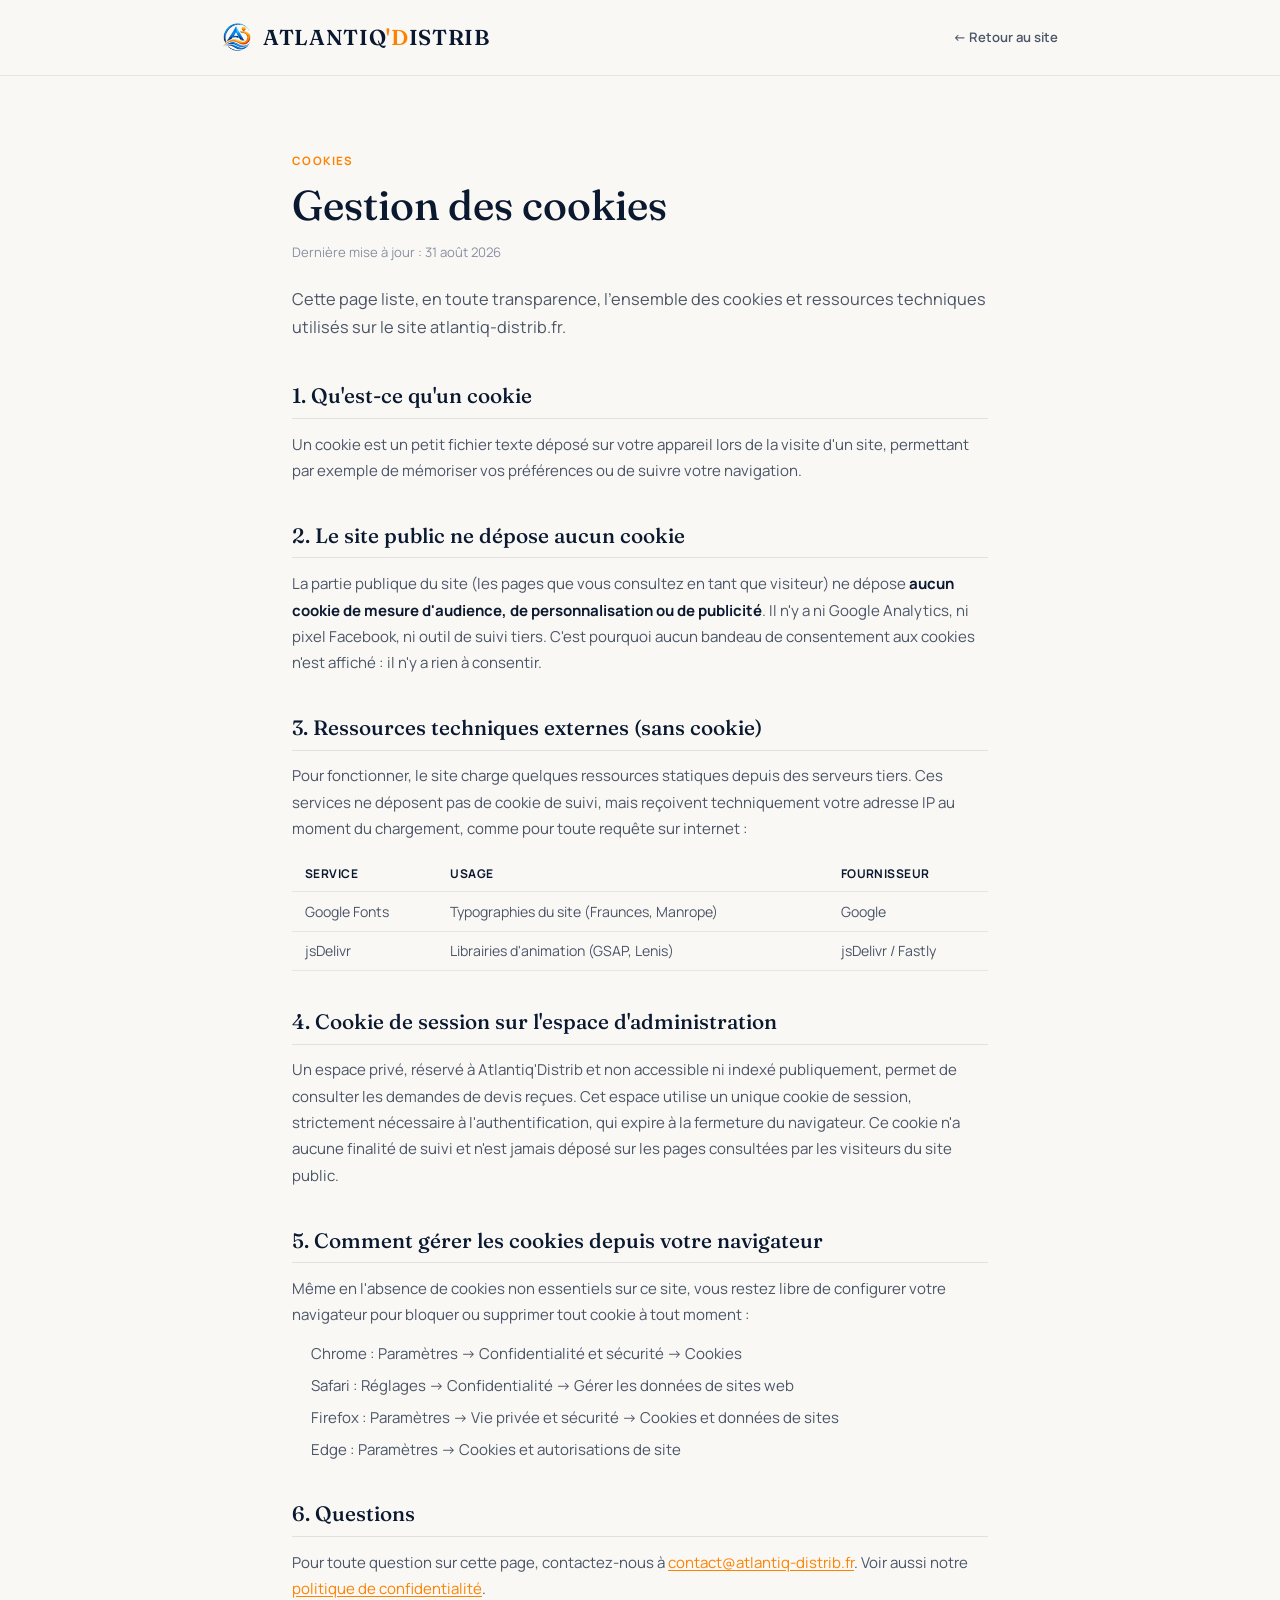
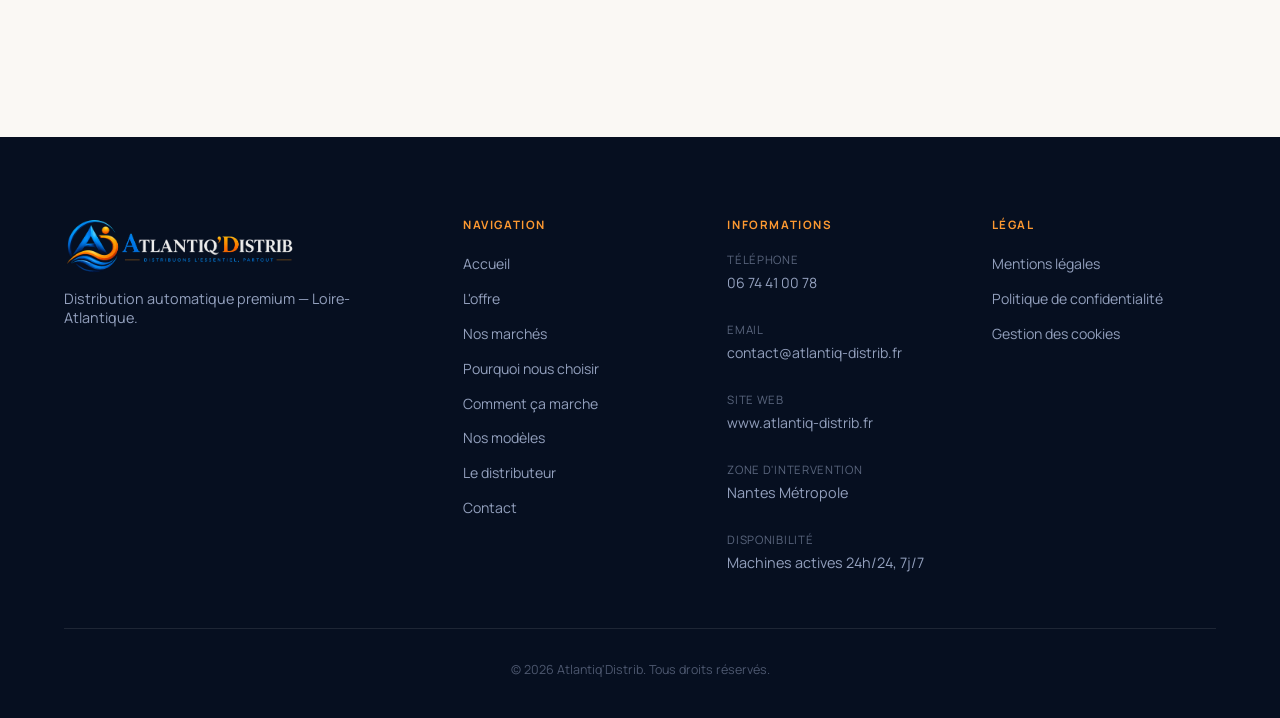
<file: cookies.html>
<!DOCTYPE html>
<html lang="fr">
<head>
<meta charset="UTF-8">
<meta name="viewport" content="width=device-width, initial-scale=1.0">
<title>Gestion des cookies — Atlantiq'Distrib</title>
<meta name="description" content="Quels cookies et ressources tierces sont utilisés sur le site atlantiq-distrib.fr, et comment les gérer.">
<meta name="robots" content="noindex, follow">
<link rel="preconnect" href="https://fonts.googleapis.com">
<link rel="preconnect" href="https://fonts.gstatic.com" crossorigin>
<link href="https://fonts.googleapis.com/css2?family=Fraunces:ital,opsz,wght@0,9..144,300;0,9..144,400;0,9..144,500;0,9..144,600;1,9..144,400;1,9..144,500&family=Manrope:wght@400;500;600;700;800&display=swap" rel="stylesheet">
<link rel="stylesheet" href="css/style.css?v=20260905-3">
<link rel="stylesheet" href="css/legal.css?v=20260905-3">
</head>
<body>

<header class="legal-header">
  <div class="legal-header-inner">
    <a href="index.html" class="logo">
      <span class="logo-mark" aria-hidden="true">
        <img src="images/logo-icon.png?v=20260905-3" alt="">
      </span>
      <span class="logo-word">Atlantiq<span class="logo-apostrophe">'</span><span class="logo-d">D</span>istrib</span>
    </a>
    <a href="index.html" class="legal-back">&larr; Retour au site</a>
  </div>
</header>

<main class="legal-main">
  <span class="legal-eyebrow">Cookies</span>
  <h1>Gestion des cookies</h1>
  <p class="legal-updated">Dernière mise à jour : 31 août 2026</p>
  <p class="legal-intro">
    Cette page liste, en toute transparence, l'ensemble des cookies et ressources techniques
    utilisés sur le site atlantiq-distrib.fr.
  </p>

  <div class="legal-content">
    <section>
      <h2>1. Qu'est-ce qu'un cookie</h2>
      <p>
        Un cookie est un petit fichier texte déposé sur votre appareil lors de la visite d'un site,
        permettant par exemple de mémoriser vos préférences ou de suivre votre navigation.
      </p>
    </section>

    <section>
      <h2>2. Le site public ne dépose aucun cookie</h2>
      <p>
        La partie publique du site (les pages que vous consultez en tant que visiteur) ne dépose
        <strong>aucun cookie de mesure d'audience, de personnalisation ou de publicité</strong>. Il n'y
        a ni Google Analytics, ni pixel Facebook, ni outil de suivi tiers. C'est pourquoi aucun bandeau
        de consentement aux cookies n'est affiché : il n'y a rien à consentir.
      </p>
    </section>

    <section>
      <h2>3. Ressources techniques externes (sans cookie)</h2>
      <p>
        Pour fonctionner, le site charge quelques ressources statiques depuis des serveurs tiers.
        Ces services ne déposent pas de cookie de suivi, mais reçoivent techniquement votre adresse IP
        au moment du chargement, comme pour toute requête sur internet :
      </p>
      <table class="legal-table">
        <tr><th>Service</th><th>Usage</th><th>Fournisseur</th></tr>
        <tr><td>Google Fonts</td><td>Typographies du site (Fraunces, Manrope)</td><td>Google</td></tr>
        <tr><td>jsDelivr</td><td>Librairies d'animation (GSAP, Lenis)</td><td>jsDelivr / Fastly</td></tr>
      </table>
    </section>

    <section>
      <h2>4. Cookie de session sur l'espace d'administration</h2>
      <p>
        Un espace privé, réservé à Atlantiq'Distrib et non accessible ni indexé publiquement, permet de
        consulter les demandes de devis reçues. Cet espace utilise un unique cookie de session,
        strictement nécessaire à l'authentification, qui expire à la fermeture du navigateur. Ce cookie
        n'a aucune finalité de suivi et n'est jamais déposé sur les pages consultées par les visiteurs
        du site public.
      </p>
    </section>

    <section>
      <h2>5. Comment gérer les cookies depuis votre navigateur</h2>
      <p>
        Même en l'absence de cookies non essentiels sur ce site, vous restez libre de configurer votre
        navigateur pour bloquer ou supprimer tout cookie à tout moment :
      </p>
      <ul>
        <li>Chrome : Paramètres → Confidentialité et sécurité → Cookies</li>
        <li>Safari : Réglages → Confidentialité → Gérer les données de sites web</li>
        <li>Firefox : Paramètres → Vie privée et sécurité → Cookies et données de sites</li>
        <li>Edge : Paramètres → Cookies et autorisations de site</li>
      </ul>
    </section>

    <section>
      <h2>6. Questions</h2>
      <p>
        Pour toute question sur cette page, contactez-nous à
        <a href="mailto:contact@atlantiq-distrib.fr">contact@atlantiq-distrib.fr</a>.
        Voir aussi notre <a href="politique-confidentialite.html">politique de confidentialité</a>.
      </p>
    </section>
  </div>
</main>

<footer class="site-footer">
  <div class="footer-inner">
    <div class="footer-top footer-top-4col">
      <div class="footer-brand-col">
        <img src="images/logo-full.png?v=20260905-3" alt="Atlantiq'Distrib — Distribuons l'essentiel, partout" class="footer-brand-img">
        <p class="footer-tagline">Distribution automatique premium — Loire-Atlantique.</p>
      </div>

      <div class="footer-col">
        <h4>Navigation</h4>
        <ul>
          <li><a href="index.html">Accueil</a></li>
          <li><a href="index.html#produit">L'offre</a></li>
          <li><a href="index.html#marches">Nos marchés</a></li>
          <li><a href="index.html#pourquoi">Pourquoi nous choisir</a></li>
          <li><a href="index.html#comment">Comment ça marche</a></li>
          <li><a href="index.html#modeles">Nos modèles</a></li>
          <li><a href="index.html#distributeur">Le distributeur</a></li>
          <li><a href="index.html#contact">Contact</a></li>
        </ul>
      </div>

      <div class="footer-col">
        <h4>Informations</h4>
        <ul class="footer-info">
          <li>Téléphone<span><a href="tel:+33674410078">06 74 41 00 78</a></span></li>
          <li>Email<span><a href="mailto:contact@atlantiq-distrib.fr">contact@atlantiq-distrib.fr</a></span></li>
          <li>Site web<span><a href="https://www.atlantiq-distrib.fr/">www.atlantiq-distrib.fr</a></span></li>
          <li>Zone d'intervention<span>Nantes Métropole</span></li>
          <li>Disponibilité<span>Machines actives 24h/24, 7j/7</span></li>
        </ul>
      </div>

      <div class="footer-col">
        <h4>Légal</h4>
        <ul>
          <li><a href="mentions-legales.html">Mentions légales</a></li>
          <li><a href="politique-confidentialite.html">Politique de confidentialité</a></li>
          <li><a href="cookies.html">Gestion des cookies</a></li>
        </ul>
      </div>
    </div>

    <div class="footer-bottom">
      <p class="footer-copy">© 2026 Atlantiq'Distrib. Tous droits réservés.</p>
    </div>
  </div>
</footer>

</body>
</html>
</file>
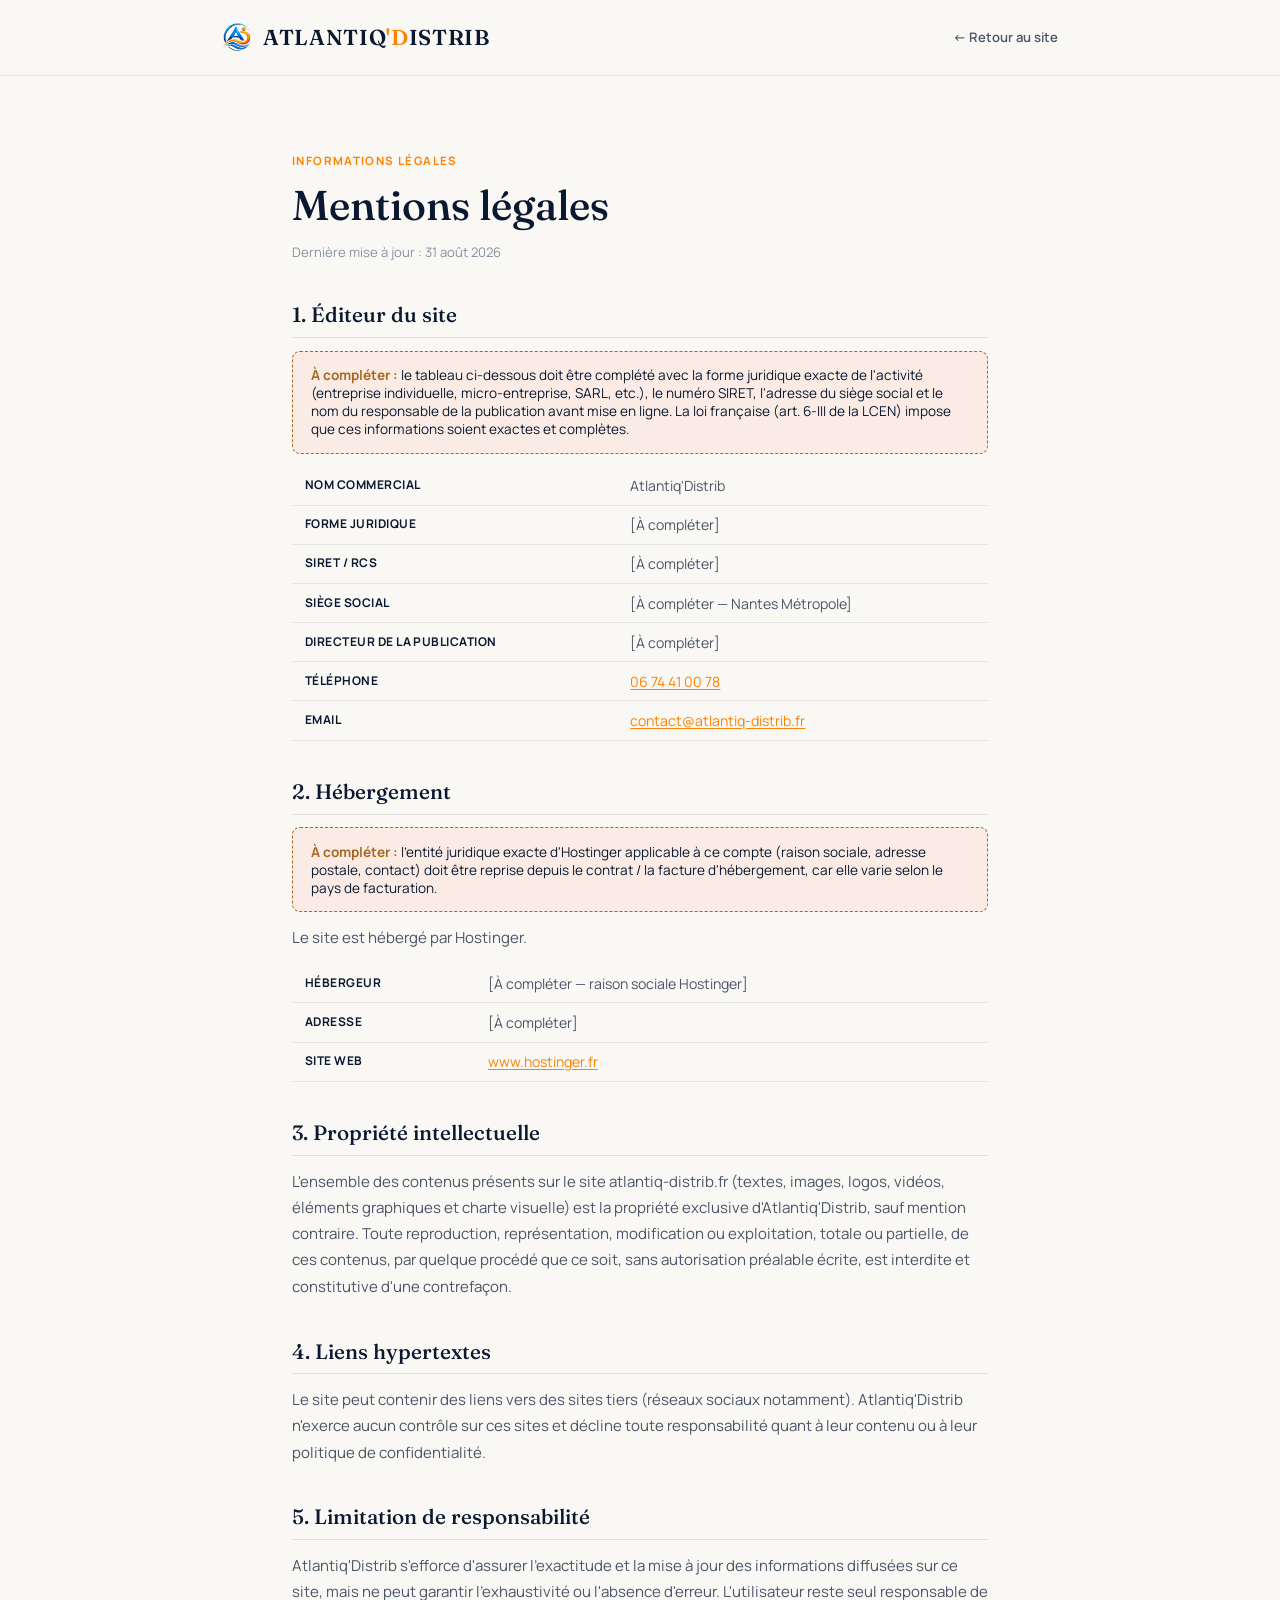
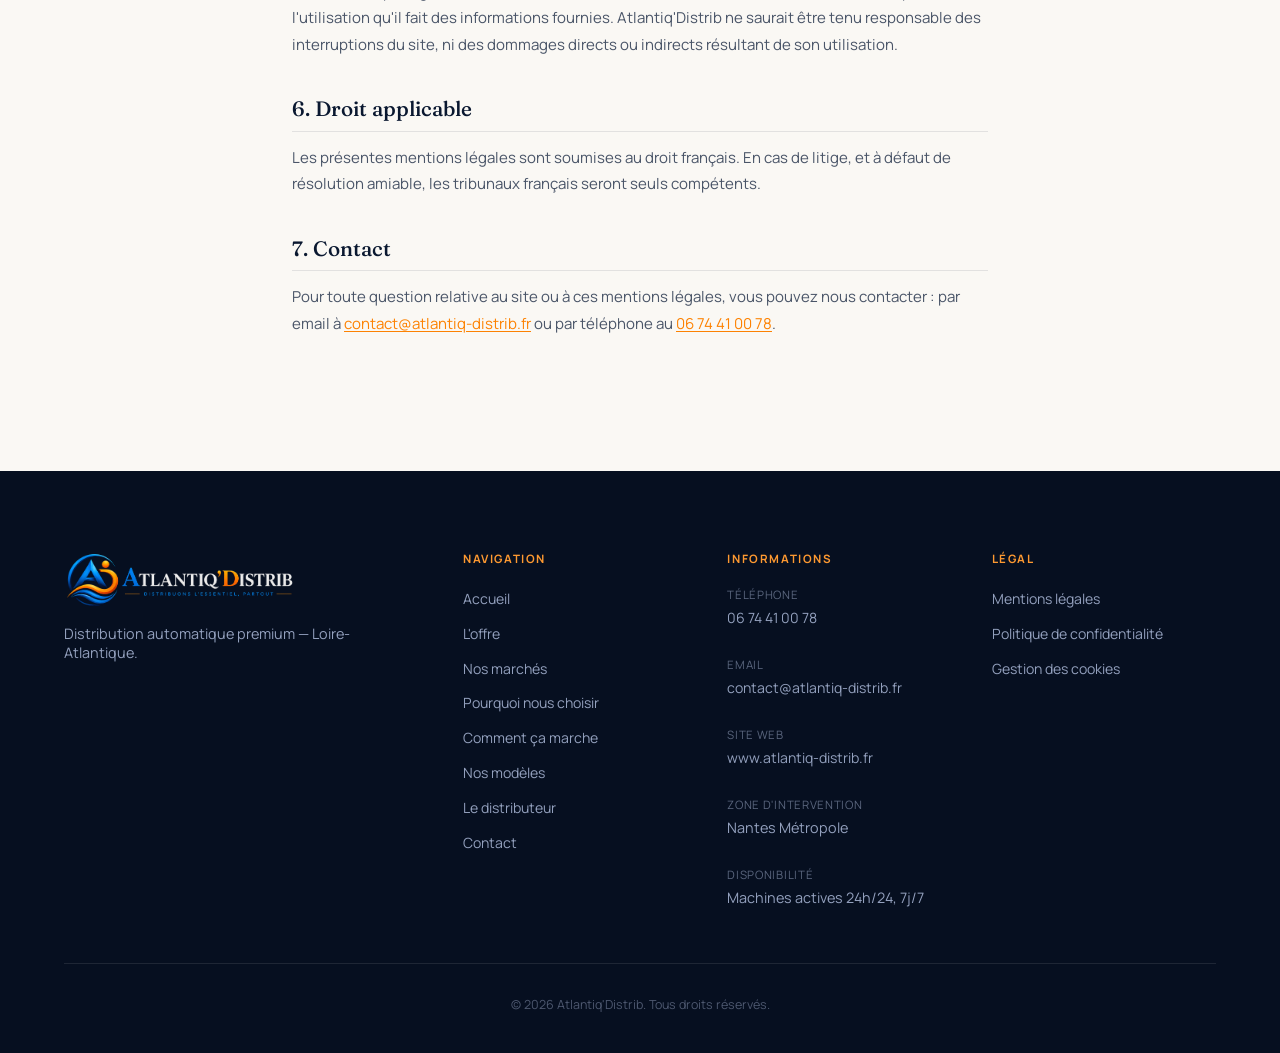
<file: mentions-legales.html>
<!DOCTYPE html>
<html lang="fr">
<head>
<meta charset="UTF-8">
<meta name="viewport" content="width=device-width, initial-scale=1.0">
<title>Mentions légales — Atlantiq'Distrib</title>
<meta name="description" content="Mentions légales du site atlantiq-distrib.fr, éditeur Atlantiq'Distrib.">
<meta name="robots" content="noindex, follow">
<link rel="preconnect" href="https://fonts.googleapis.com">
<link rel="preconnect" href="https://fonts.gstatic.com" crossorigin>
<link href="https://fonts.googleapis.com/css2?family=Fraunces:ital,opsz,wght@0,9..144,300;0,9..144,400;0,9..144,500;0,9..144,600;1,9..144,400;1,9..144,500&family=Manrope:wght@400;500;600;700;800&display=swap" rel="stylesheet">
<link rel="stylesheet" href="css/style.css?v=20260905-3">
<link rel="stylesheet" href="css/legal.css?v=20260905-3">
</head>
<body>

<header class="legal-header">
  <div class="legal-header-inner">
    <a href="index.html" class="logo">
      <span class="logo-mark" aria-hidden="true">
        <img src="images/logo-icon.png?v=20260905-3" alt="">
      </span>
      <span class="logo-word">Atlantiq<span class="logo-apostrophe">'</span><span class="logo-d">D</span>istrib</span>
    </a>
    <a href="index.html" class="legal-back">&larr; Retour au site</a>
  </div>
</header>

<main class="legal-main">
  <span class="legal-eyebrow">Informations légales</span>
  <h1>Mentions légales</h1>
  <p class="legal-updated">Dernière mise à jour : 31 août 2026</p>

  <div class="legal-content">
    <section>
      <h2>1. Éditeur du site</h2>
      <div class="legal-placeholder">
        <strong>À compléter :</strong> le tableau ci-dessous doit être complété avec la forme juridique exacte
        de l'activité (entreprise individuelle, micro-entreprise, SARL, etc.), le numéro SIRET, l'adresse du
        siège social et le nom du responsable de la publication avant mise en ligne. La loi française
        (art. 6-III de la LCEN) impose que ces informations soient exactes et complètes.
      </div>
      <table class="legal-table">
        <tr><th>Nom commercial</th><td>Atlantiq'Distrib</td></tr>
        <tr><th>Forme juridique</th><td>[À compléter]</td></tr>
        <tr><th>SIRET / RCS</th><td>[À compléter]</td></tr>
        <tr><th>Siège social</th><td>[À compléter — Nantes Métropole]</td></tr>
        <tr><th>Directeur de la publication</th><td>[À compléter]</td></tr>
        <tr><th>Téléphone</th><td><a href="tel:+33674410078">06 74 41 00 78</a></td></tr>
        <tr><th>Email</th><td><a href="mailto:contact@atlantiq-distrib.fr">contact@atlantiq-distrib.fr</a></td></tr>
      </table>
    </section>

    <section>
      <h2>2. Hébergement</h2>
      <div class="legal-placeholder">
        <strong>À compléter :</strong> l'entité juridique exacte d'Hostinger applicable à ce compte
        (raison sociale, adresse postale, contact) doit être reprise depuis le contrat / la facture
        d'hébergement, car elle varie selon le pays de facturation.
      </div>
      <p>Le site est hébergé par Hostinger.</p>
      <table class="legal-table">
        <tr><th>Hébergeur</th><td>[À compléter — raison sociale Hostinger]</td></tr>
        <tr><th>Adresse</th><td>[À compléter]</td></tr>
        <tr><th>Site web</th><td><a href="https://www.hostinger.fr" target="_blank" rel="noopener">www.hostinger.fr</a></td></tr>
      </table>
    </section>

    <section>
      <h2>3. Propriété intellectuelle</h2>
      <p>
        L'ensemble des contenus présents sur le site atlantiq-distrib.fr (textes, images, logos, vidéos,
        éléments graphiques et charte visuelle) est la propriété exclusive d'Atlantiq'Distrib, sauf mention
        contraire. Toute reproduction, représentation, modification ou exploitation, totale ou partielle,
        de ces contenus, par quelque procédé que ce soit, sans autorisation préalable écrite, est interdite
        et constitutive d'une contrefaçon.
      </p>
    </section>

    <section>
      <h2>4. Liens hypertextes</h2>
      <p>
        Le site peut contenir des liens vers des sites tiers (réseaux sociaux notamment). Atlantiq'Distrib
        n'exerce aucun contrôle sur ces sites et décline toute responsabilité quant à leur contenu ou
        à leur politique de confidentialité.
      </p>
    </section>

    <section>
      <h2>5. Limitation de responsabilité</h2>
      <p>
        Atlantiq'Distrib s'efforce d'assurer l'exactitude et la mise à jour des informations diffusées sur ce
        site, mais ne peut garantir l'exhaustivité ou l'absence d'erreur. L'utilisateur reste seul responsable
        de l'utilisation qu'il fait des informations fournies. Atlantiq'Distrib ne saurait être tenu responsable
        des interruptions du site, ni des dommages directs ou indirects résultant de son utilisation.
      </p>
    </section>

    <section>
      <h2>6. Droit applicable</h2>
      <p>
        Les présentes mentions légales sont soumises au droit français. En cas de litige, et à défaut de
        résolution amiable, les tribunaux français seront seuls compétents.
      </p>
    </section>

    <section>
      <h2>7. Contact</h2>
      <p>
        Pour toute question relative au site ou à ces mentions légales, vous pouvez nous contacter :
        par email à <a href="mailto:contact@atlantiq-distrib.fr">contact@atlantiq-distrib.fr</a>
        ou par téléphone au <a href="tel:+33674410078">06 74 41 00 78</a>.
      </p>
    </section>
  </div>
</main>

<footer class="site-footer">
  <div class="footer-inner">
    <div class="footer-top footer-top-4col">
      <div class="footer-brand-col">
        <img src="images/logo-full.png?v=20260905-3" alt="Atlantiq'Distrib — Distribuons l'essentiel, partout" class="footer-brand-img">
        <p class="footer-tagline">Distribution automatique premium — Loire-Atlantique.</p>
      </div>

      <div class="footer-col">
        <h4>Navigation</h4>
        <ul>
          <li><a href="index.html">Accueil</a></li>
          <li><a href="index.html#produit">L'offre</a></li>
          <li><a href="index.html#marches">Nos marchés</a></li>
          <li><a href="index.html#pourquoi">Pourquoi nous choisir</a></li>
          <li><a href="index.html#comment">Comment ça marche</a></li>
          <li><a href="index.html#modeles">Nos modèles</a></li>
          <li><a href="index.html#distributeur">Le distributeur</a></li>
          <li><a href="index.html#contact">Contact</a></li>
        </ul>
      </div>

      <div class="footer-col">
        <h4>Informations</h4>
        <ul class="footer-info">
          <li>Téléphone<span><a href="tel:+33674410078">06 74 41 00 78</a></span></li>
          <li>Email<span><a href="mailto:contact@atlantiq-distrib.fr">contact@atlantiq-distrib.fr</a></span></li>
          <li>Site web<span><a href="https://www.atlantiq-distrib.fr/">www.atlantiq-distrib.fr</a></span></li>
          <li>Zone d'intervention<span>Nantes Métropole</span></li>
          <li>Disponibilité<span>Machines actives 24h/24, 7j/7</span></li>
        </ul>
      </div>

      <div class="footer-col">
        <h4>Légal</h4>
        <ul>
          <li><a href="mentions-legales.html">Mentions légales</a></li>
          <li><a href="politique-confidentialite.html">Politique de confidentialité</a></li>
          <li><a href="cookies.html">Gestion des cookies</a></li>
        </ul>
      </div>
    </div>

    <div class="footer-bottom">
      <p class="footer-copy">© 2026 Atlantiq'Distrib. Tous droits réservés.</p>
    </div>
  </div>
</footer>

</body>
</html>
</file>
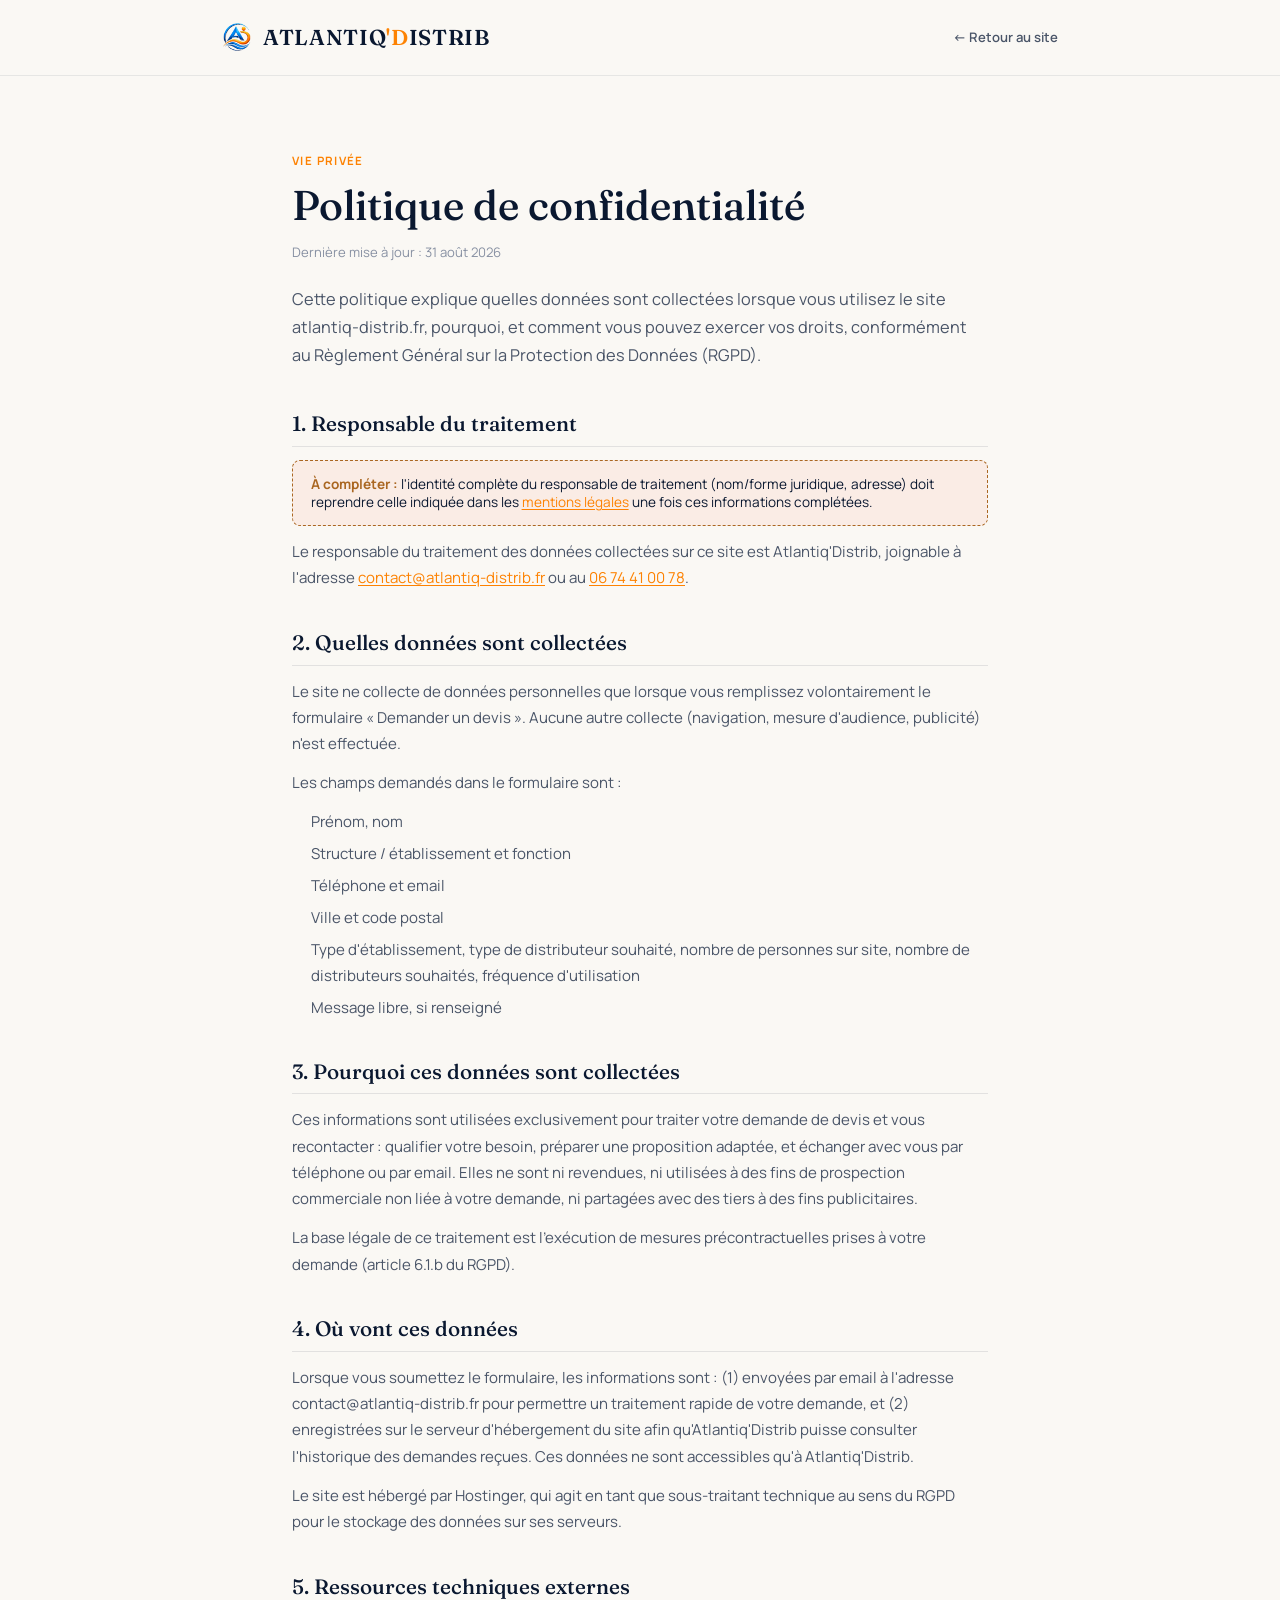
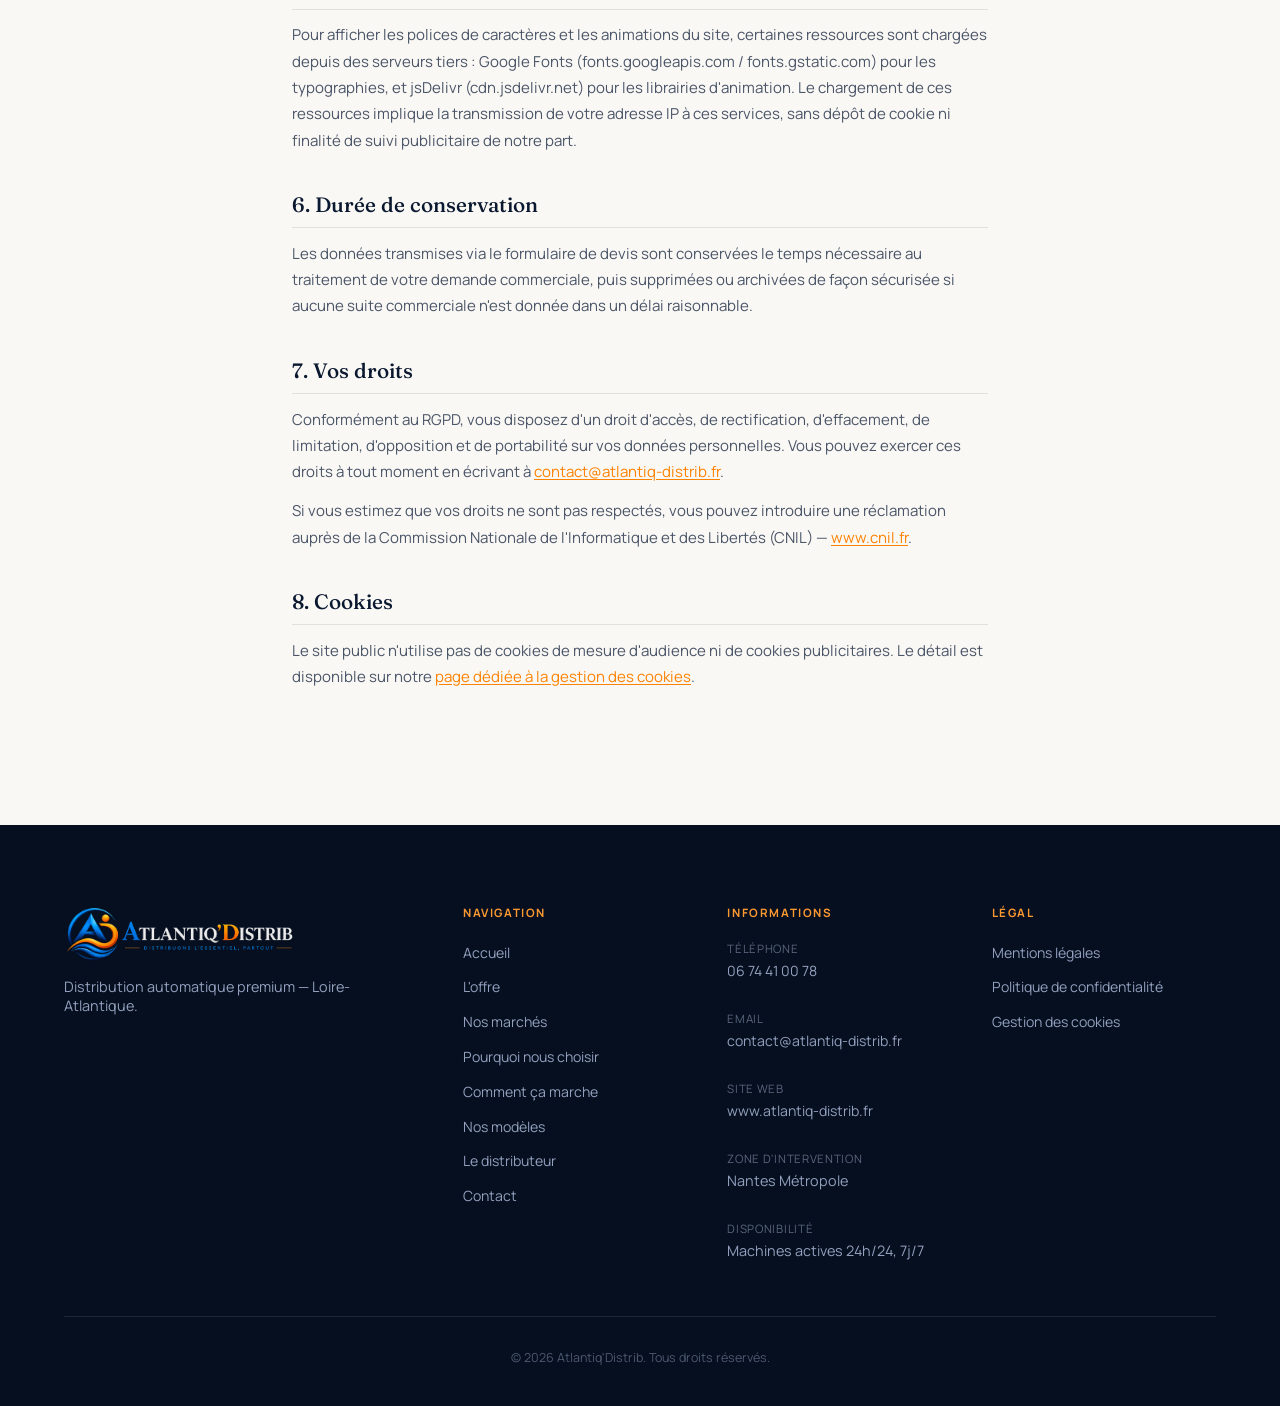
<file: politique-confidentialite.html>
<!DOCTYPE html>
<html lang="fr">
<head>
<meta charset="UTF-8">
<meta name="viewport" content="width=device-width, initial-scale=1.0">
<title>Politique de confidentialité — Atlantiq'Distrib</title>
<meta name="description" content="Comment Atlantiq'Distrib collecte, utilise et protège les données transmises via le site atlantiq-distrib.fr.">
<meta name="robots" content="noindex, follow">
<link rel="preconnect" href="https://fonts.googleapis.com">
<link rel="preconnect" href="https://fonts.gstatic.com" crossorigin>
<link href="https://fonts.googleapis.com/css2?family=Fraunces:ital,opsz,wght@0,9..144,300;0,9..144,400;0,9..144,500;0,9..144,600;1,9..144,400;1,9..144,500&family=Manrope:wght@400;500;600;700;800&display=swap" rel="stylesheet">
<link rel="stylesheet" href="css/style.css?v=20260905-3">
<link rel="stylesheet" href="css/legal.css?v=20260905-3">
</head>
<body>

<header class="legal-header">
  <div class="legal-header-inner">
    <a href="index.html" class="logo">
      <span class="logo-mark" aria-hidden="true">
        <img src="images/logo-icon.png?v=20260905-3" alt="">
      </span>
      <span class="logo-word">Atlantiq<span class="logo-apostrophe">'</span><span class="logo-d">D</span>istrib</span>
    </a>
    <a href="index.html" class="legal-back">&larr; Retour au site</a>
  </div>
</header>

<main class="legal-main">
  <span class="legal-eyebrow">Vie privée</span>
  <h1>Politique de confidentialité</h1>
  <p class="legal-updated">Dernière mise à jour : 31 août 2026</p>
  <p class="legal-intro">
    Cette politique explique quelles données sont collectées lorsque vous utilisez le site
    atlantiq-distrib.fr, pourquoi, et comment vous pouvez exercer vos droits, conformément
    au Règlement Général sur la Protection des Données (RGPD).
  </p>

  <div class="legal-content">
    <section>
      <h2>1. Responsable du traitement</h2>
      <div class="legal-placeholder">
        <strong>À compléter :</strong> l'identité complète du responsable de traitement
        (nom/forme juridique, adresse) doit reprendre celle indiquée dans les
        <a href="mentions-legales.html">mentions légales</a> une fois ces informations complétées.
      </div>
      <p>
        Le responsable du traitement des données collectées sur ce site est Atlantiq'Distrib,
        joignable à l'adresse <a href="mailto:contact@atlantiq-distrib.fr">contact@atlantiq-distrib.fr</a>
        ou au <a href="tel:+33674410078">06 74 41 00 78</a>.
      </p>
    </section>

    <section>
      <h2>2. Quelles données sont collectées</h2>
      <p>
        Le site ne collecte de données personnelles que lorsque vous remplissez volontairement le
        formulaire « Demander un devis ». Aucune autre collecte (navigation, mesure d'audience,
        publicité) n'est effectuée.
      </p>
      <p>Les champs demandés dans le formulaire sont :</p>
      <ul>
        <li>Prénom, nom</li>
        <li>Structure / établissement et fonction</li>
        <li>Téléphone et email</li>
        <li>Ville et code postal</li>
        <li>Type d'établissement, type de distributeur souhaité, nombre de personnes sur site,
          nombre de distributeurs souhaités, fréquence d'utilisation</li>
        <li>Message libre, si renseigné</li>
      </ul>
    </section>

    <section>
      <h2>3. Pourquoi ces données sont collectées</h2>
      <p>
        Ces informations sont utilisées exclusivement pour traiter votre demande de devis et vous
        recontacter : qualifier votre besoin, préparer une proposition adaptée, et échanger avec vous
        par téléphone ou par email. Elles ne sont ni revendues, ni utilisées à des fins de prospection
        commerciale non liée à votre demande, ni partagées avec des tiers à des fins publicitaires.
      </p>
      <p>
        La base légale de ce traitement est l'exécution de mesures précontractuelles prises à votre
        demande (article 6.1.b du RGPD).
      </p>
    </section>

    <section>
      <h2>4. Où vont ces données</h2>
      <p>
        Lorsque vous soumettez le formulaire, les informations sont : (1) envoyées par email à
        l'adresse contact@atlantiq-distrib.fr pour permettre un traitement rapide de votre demande,
        et (2) enregistrées sur le serveur d'hébergement du site afin qu'Atlantiq'Distrib puisse
        consulter l'historique des demandes reçues. Ces données ne sont accessibles qu'à Atlantiq'Distrib.
      </p>
      <p>
        Le site est hébergé par Hostinger, qui agit en tant que sous-traitant technique au sens du RGPD
        pour le stockage des données sur ses serveurs.
      </p>
    </section>

    <section>
      <h2>5. Ressources techniques externes</h2>
      <p>
        Pour afficher les polices de caractères et les animations du site, certaines ressources sont
        chargées depuis des serveurs tiers : Google Fonts (fonts.googleapis.com / fonts.gstatic.com)
        pour les typographies, et jsDelivr (cdn.jsdelivr.net) pour les librairies d'animation. Le
        chargement de ces ressources implique la transmission de votre adresse IP à ces services, sans
        dépôt de cookie ni finalité de suivi publicitaire de notre part.
      </p>
    </section>

    <section>
      <h2>6. Durée de conservation</h2>
      <p>
        Les données transmises via le formulaire de devis sont conservées le temps nécessaire au
        traitement de votre demande commerciale, puis supprimées ou archivées de façon sécurisée si
        aucune suite commerciale n'est donnée dans un délai raisonnable.
      </p>
    </section>

    <section>
      <h2>7. Vos droits</h2>
      <p>
        Conformément au RGPD, vous disposez d'un droit d'accès, de rectification, d'effacement, de
        limitation, d'opposition et de portabilité sur vos données personnelles. Vous pouvez exercer
        ces droits à tout moment en écrivant à
        <a href="mailto:contact@atlantiq-distrib.fr">contact@atlantiq-distrib.fr</a>.
      </p>
      <p>
        Si vous estimez que vos droits ne sont pas respectés, vous pouvez introduire une réclamation
        auprès de la Commission Nationale de l'Informatique et des Libertés (CNIL) —
        <a href="https://www.cnil.fr" target="_blank" rel="noopener">www.cnil.fr</a>.
      </p>
    </section>

    <section>
      <h2>8. Cookies</h2>
      <p>
        Le site public n'utilise pas de cookies de mesure d'audience ni de cookies publicitaires.
        Le détail est disponible sur notre <a href="cookies.html">page dédiée à la gestion des cookies</a>.
      </p>
    </section>
  </div>
</main>

<footer class="site-footer">
  <div class="footer-inner">
    <div class="footer-top footer-top-4col">
      <div class="footer-brand-col">
        <img src="images/logo-full.png?v=20260905-3" alt="Atlantiq'Distrib — Distribuons l'essentiel, partout" class="footer-brand-img">
        <p class="footer-tagline">Distribution automatique premium — Loire-Atlantique.</p>
      </div>

      <div class="footer-col">
        <h4>Navigation</h4>
        <ul>
          <li><a href="index.html">Accueil</a></li>
          <li><a href="index.html#produit">L'offre</a></li>
          <li><a href="index.html#marches">Nos marchés</a></li>
          <li><a href="index.html#pourquoi">Pourquoi nous choisir</a></li>
          <li><a href="index.html#comment">Comment ça marche</a></li>
          <li><a href="index.html#modeles">Nos modèles</a></li>
          <li><a href="index.html#distributeur">Le distributeur</a></li>
          <li><a href="index.html#contact">Contact</a></li>
        </ul>
      </div>

      <div class="footer-col">
        <h4>Informations</h4>
        <ul class="footer-info">
          <li>Téléphone<span><a href="tel:+33674410078">06 74 41 00 78</a></span></li>
          <li>Email<span><a href="mailto:contact@atlantiq-distrib.fr">contact@atlantiq-distrib.fr</a></span></li>
          <li>Site web<span><a href="https://www.atlantiq-distrib.fr/">www.atlantiq-distrib.fr</a></span></li>
          <li>Zone d'intervention<span>Nantes Métropole</span></li>
          <li>Disponibilité<span>Machines actives 24h/24, 7j/7</span></li>
        </ul>
      </div>

      <div class="footer-col">
        <h4>Légal</h4>
        <ul>
          <li><a href="mentions-legales.html">Mentions légales</a></li>
          <li><a href="politique-confidentialite.html">Politique de confidentialité</a></li>
          <li><a href="cookies.html">Gestion des cookies</a></li>
        </ul>
      </div>
    </div>

    <div class="footer-bottom">
      <p class="footer-copy">© 2026 Atlantiq'Distrib. Tous droits réservés.</p>
    </div>
  </div>
</footer>

</body>
</html>
</file>
<file: css/style.css>
/* ============================================================
   Atlantiq'Distrib — Design tokens
   ============================================================ */
:root {
  --navy-950: #060f20;
  --navy-900: #0a1830;
  --navy-800: #0f213f;
  --navy-700: #16305c;
  --navy-600: #223f74;
  --paper: #faf8f4;
  --paper-dim: #f1ede5;
  --ink: #0a1830;
  --ink-soft: #4a5568;
  --muted: #8891a3;
  --muted-on-dark: #93a0bd;
  --coral: #fd8202;
  --coral-light: #fd9931;
  --coral-dim: #aa6722;
  --coral-rgb: 253, 130, 2;
  --coral-light-rgb: 253, 153, 49;
  --coral-dim-rgb: 170, 103, 34;
  --text-on-dark: #f4f1ea;

  --font-display: 'Fraunces', 'Iowan Old Style', serif;
  --font-body: 'Manrope', -apple-system, sans-serif;

  --ease-premium: cubic-bezier(0.16, 1, 0.3, 1);
}

* { margin: 0; padding: 0; box-sizing: border-box; }

html {
  background: var(--paper);
  scroll-behavior: auto;
}

body {
  font-family: var(--font-body);
  color: var(--ink);
  background: var(--paper);
  overflow-x: hidden;
  -webkit-font-smoothing: antialiased;
}

a { color: inherit; text-decoration: none; }
ul { list-style: none; }
button { font-family: inherit; cursor: pointer; border: none; background: none; }
input, select, textarea { font-family: inherit; }

::selection { background: var(--coral); color: var(--paper); }

/* ============================================================
   Loader
   ============================================================ */
#loader {
  position: fixed;
  inset: 0;
  background: var(--navy-950);
  z-index: 9999;
  display: flex;
  flex-direction: column;
  align-items: center;
  justify-content: center;
  gap: 1.75rem;
  transition: opacity 0.8s var(--ease-premium), visibility 0.8s;
}
#loader.loader-hidden { opacity: 0; visibility: hidden; pointer-events: none; }
.loader-mark { width: 64px; height: 64px; display: flex; }
.loader-mark svg, .loader-mark img { width: 100%; height: 100%; object-fit: contain; }
#loader-bar-track {
  width: 220px;
  height: 1px;
  background: rgba(244, 241, 234, 0.15);
  position: relative;
}
#loader-bar {
  position: absolute;
  left: 0; top: 0; bottom: 0;
  width: 0%;
  background: var(--coral);
  transition: width 0.25s ease-out;
}
#loader-percent {
  font-size: 0.7rem;
  letter-spacing: 0.15em;
  color: var(--muted-on-dark);
  font-variant-numeric: tabular-nums;
}

/* ============================================================
   Fixed Header
   ============================================================ */
.site-header {
  position: fixed;
  top: 0; left: 0; right: 0;
  z-index: 500;
  padding: 1.6rem clamp(1.5rem, 4vw, 3.5rem);
  transition: padding 0.4s var(--ease-premium), background 0.4s var(--ease-premium), border-color 0.4s;
  border-bottom: 1px solid transparent;
}
.site-header.scrolled {
  padding: 1.05rem clamp(1.5rem, 4vw, 3.5rem);
  background: rgba(6, 15, 32, 0.72);
  backdrop-filter: blur(14px) saturate(140%);
  -webkit-backdrop-filter: blur(14px) saturate(140%);
  border-bottom: 1px solid rgba(244, 241, 234, 0.08);
}
/* At the top of the page the header shows a centered brand block (logo,
   wordmark, tagline) above the nav row. Scrolling collapses it away and
   swaps in the small inline logo on the nav row instead — the compact,
   single-row header everyone actually navigates with. */
.header-brand-row {
  display: flex;
  justify-content: center;
  max-height: 155px;
  opacity: 1;
  overflow: hidden;
  margin-bottom: 1.3rem;
  padding-bottom: 1.2rem;
  border-bottom: 1px solid rgba(244, 241, 234, 0.12);
  transition: max-height 0.4s var(--ease-premium), opacity 0.3s ease,
    margin-bottom 0.4s var(--ease-premium), padding-bottom 0.4s var(--ease-premium),
    border-color 0.4s ease;
}
.site-header.scrolled .header-brand-row {
  max-height: 0;
  opacity: 0;
  margin-bottom: 0;
  padding-bottom: 0;
  border-color: transparent;
  pointer-events: none;
}
/* Hard-hidden (not animated like the scrolled state above): opening the
   mobile panel is already an instant visual switch, and relying on the
   max-height/overflow collapse here left a brief/inconsistent moment on
   some mobile browsers where the brand row was still (partly) laid out,
   overlapping the first menu item underneath it. */
.site-header.mobile-nav-open .header-brand-row {
  display: none;
}
.header-brand { display: flex; align-items: center; }
.header-brand-img { height: clamp(48px, 16vw, 104px); width: auto; display: block; }
.site-header nav .logo { display: none; }
.site-header.scrolled nav .logo { display: flex; }
/* While the mobile panel is open, show nothing in the header but the
   close (X) button — no logo at all, so there is nothing left in the
   header that could ever visually land behind/overlap the panel's
   content, regardless of viewport-height quirks on any given browser. */
.site-header.mobile-nav-open nav .logo { display: none; }
/* See openMobileNav() in app.js: the header stays visually above the mobile
   panel (so the burger-turned-close-button remains reachable), but that means
   its own <nav> — an invisible area when unscrolled, taller now that it
   includes the brand row — would otherwise intercept taps meant for the menu
   items underneath it. */
.site-header.mobile-nav-open {
  pointer-events: none;
}
.site-header.mobile-nav-open .nav-burger {
  pointer-events: auto;
}
.site-header nav {
  display: flex;
  align-items: center;
  justify-content: space-between;
  max-width: 1440px;
  margin: 0 auto;
}
.logo {
  display: flex;
  align-items: center;
  gap: 0.7rem;
  color: var(--text-on-dark);
}
.logo-mark { width: 44px; height: 44px; display: flex; }
.logo-mark svg, .logo-mark img { width: 100%; height: 100%; object-fit: contain; }
.logo-img { height: 60px; width: auto; display: block; }
.logo-word {
  font-family: var(--font-display);
  font-size: 1.35rem;
  font-weight: 600;
  letter-spacing: 0.03em;
  text-transform: uppercase;
}
.logo-apostrophe, .logo-d { color: var(--coral); }
.nav-links {
  display: flex;
  gap: 1.7rem;
}
.nav-links a {
  font-size: 0.85rem;
  color: var(--muted-on-dark);
  transition: color 0.3s ease;
  position: relative;
}
.nav-links a:hover { color: var(--text-on-dark); }
/* Top-level items only (not the submenu links nested deeper inside) */
.nav-links > li > a {
  text-transform: uppercase;
  letter-spacing: 0.03em;
  font-size: 0.78rem;
  font-weight: 600;
  white-space: nowrap;
}
.nav-links li.has-submenu { position: relative; }
.nav-chevron {
  display: inline-block;
  margin-left: 0.15rem;
  font-size: 0.7em;
  transition: transform 0.3s var(--ease-premium);
}
.has-submenu:hover .nav-chevron,
.has-submenu:focus-within .nav-chevron { transform: rotate(180deg); }

.nav-submenu {
  position: absolute;
  top: 100%;
  left: 50%;
  transform: translateX(-50%);
  /* No gap between the nav item and this box: with a margin/gap here, the
     mouse crosses a dead zone while moving down into it and :hover drops
     before the panel can be reached. Visual breathing room comes from
     padding-top instead, which is still part of this same hoverable box. */
  padding-top: 0.8rem;
  min-width: 200px;
  opacity: 0;
  pointer-events: none;
  transition: opacity 0.3s ease;
  z-index: 50;
}
.nav-submenu-inner {
  background: var(--navy-900);
  border: 1px solid rgba(244, 241, 234, 0.1);
  border-radius: 8px;
  padding: 0.5rem;
  display: flex;
  flex-direction: column;
  transform: translateY(-6px);
  transition: transform 0.35s var(--ease-premium);
  box-shadow: 0 24px 55px -18px rgba(0, 0, 0, 0.55);
}
.has-submenu:hover .nav-submenu,
.has-submenu:focus-within .nav-submenu {
  opacity: 1;
  pointer-events: auto;
}
.has-submenu:hover .nav-submenu-inner,
.has-submenu:focus-within .nav-submenu-inner {
  transform: translateY(0);
}
.nav-submenu-inner a {
  padding: 0.6rem 0.9rem;
  border-radius: 5px;
  font-size: 0.82rem;
  color: var(--muted-on-dark);
  white-space: nowrap;
  transition: background 0.2s ease, color 0.2s ease;
}
.nav-submenu-inner a:hover { background: rgba(244, 241, 234, 0.07); color: var(--text-on-dark); }
.nav-cta {
  font-size: 0.8rem;
  font-weight: 600;
  color: var(--navy-950);
  background:
    radial-gradient(ellipse 90% 65% at 24% 0%, rgba(255, 255, 255, 0.65) 0%, rgba(255, 255, 255, 0) 55%),
    linear-gradient(180deg, var(--coral-light) 0%, var(--coral) 48%, var(--coral-dim) 100%);
  padding: 0.65rem 1.4rem;
  border-radius: 100px;
  border: 1px solid rgba(0, 0, 0, 0.22);
  border-bottom-color: rgba(0, 0, 0, 0.4);
  letter-spacing: 0.01em;
  box-shadow:
    inset 0 1.5px 0 rgba(255, 255, 255, 0.75),
    inset 0 -5px 7px -2px rgba(0, 0, 0, 0.35),
    0 4px 0 -1px rgba(0, 0, 0, 0.18),
    0 8px 16px -4px rgba(0, 0, 0, 0.5);
  transition: background 0.3s ease, transform 0.3s var(--ease-premium);
  white-space: nowrap;
}
.nav-cta:hover {
  background:
    radial-gradient(ellipse 90% 65% at 24% 0%, rgba(255, 255, 255, 0.75) 0%, rgba(255, 255, 255, 0) 55%),
    linear-gradient(180deg, var(--coral-light) 0%, var(--coral-light) 48%, var(--coral) 100%);
  transform: translateY(-1px);
}
.nav-burger {
  display: none;
  flex-direction: column;
  justify-content: center;
  gap: 5px;
  width: 26px;
  height: 26px;
  z-index: 501;
}
.nav-burger span {
  height: 1.5px;
  width: 100%;
  background: var(--text-on-dark);
  transition: transform 0.35s var(--ease-premium), opacity 0.25s ease, width 0.3s ease;
  transform-origin: center;
}
.nav-burger.open span:nth-child(1) { transform: translateY(6.5px) rotate(45deg); }
.nav-burger.open span:nth-child(2) { opacity: 0; }
.nav-burger.open span:nth-child(3) { transform: translateY(-6.5px) rotate(-45deg); }

/* Dimmed backdrop behind the sliding panel */
.nav-backdrop {
  position: fixed;
  inset: 0;
  z-index: 480;
  background: rgba(6, 15, 32, 0.6);
  backdrop-filter: blur(2px);
  opacity: 0;
  pointer-events: none;
  transition: opacity 0.45s ease;
}
.nav-backdrop.open {
  opacity: 1;
  pointer-events: auto;
}

/* Side-sliding mobile menu panel */
.nav-mobile {
  position: fixed;
  top: 0;
  right: 0;
  bottom: 0;
  width: min(85vw, 400px);
  background: var(--navy-950);
  z-index: 490;
  display: flex;
  flex-direction: column;
  /* Top-anchored, not centered: centering shifted the whole column (and
     therefore where the first item landed) whenever a submenu expanded
     changed its total height — on iOS Safari in particular, where 100vh-based
     sizing is notoriously inconsistent with the real visible viewport, this
     could land the first item behind the header. A fixed top anchor never
     moves regardless of how tall the expanded content gets; overflow-y
     handles the rare case where it doesn't fit. */
  justify-content: flex-start;
  overflow-y: auto;
  gap: 2.4rem;
  padding: 6.5rem clamp(2rem, 8vw, 3rem) 2.5rem;
  box-shadow: -30px 0 70px rgba(0, 0, 0, 0.35);
  transform: translateX(100%);
  transition: transform 0.55s var(--ease-premium);
}
.nav-mobile.open { transform: translateX(0); }
.nav-mobile-links {
  display: flex;
  flex-direction: column;
  gap: 0.3rem;
  /* No max-height/overflow of its own: nesting a second scroll container
     inside .nav-mobile's (which scrolls the whole panel) made touch-scrolling
     unreliable and could strand the CTA/contact/social rows below it out of
     reach. The whole panel scrolls as one piece instead. */
}
.nav-mobile-item {
  opacity: 0;
  transform: translateX(24px);
  border-bottom: 1px solid rgba(244, 241, 234, 0.08);
  padding: 0.9rem 0;
}
.nav-mobile-item:first-child { padding-top: 0; }
.nav-mobile-row {
  display: flex;
  align-items: center;
  justify-content: space-between;
  gap: 0.8rem;
}
.nav-mobile-row a {
  font-family: var(--font-display);
  font-size: 1.35rem;
  color: var(--text-on-dark);
}
.nav-mobile-chevron {
  width: 2rem;
  height: 2rem;
  flex-shrink: 0;
  display: flex;
  align-items: center;
  justify-content: center;
  color: var(--muted-on-dark);
}
.nav-mobile-chevron svg {
  width: 1.1rem;
  height: 1.1rem;
  transition: transform 0.35s var(--ease-premium);
}
.nav-mobile-chevron[aria-expanded="true"] svg { transform: rotate(180deg); }

.nav-mobile-submenu {
  display: grid;
  grid-template-rows: 0fr;
  transition: grid-template-rows 0.4s var(--ease-premium);
}
.nav-mobile-submenu-inner {
  overflow: hidden;
  display: flex;
  flex-direction: column;
  gap: 0.9rem;
}
.nav-mobile-submenu.open {
  grid-template-rows: 1fr;
}
.nav-mobile-submenu-inner a {
  font-family: var(--font-body);
  font-size: 0.92rem;
  color: var(--muted-on-dark);
  padding-top: 0.9rem;
}
.nav-mobile-submenu-inner a:first-child { padding-top: 1.1rem; }
.nav-mobile-cta {
  color: var(--coral) !important;
  opacity: 0;
  transform: translateX(24px);
}
.nav-mobile-contact {
  display: flex;
  flex-direction: column;
  gap: 0.5rem;
  opacity: 0;
  transform: translateX(24px);
}
.nav-mobile-contact a {
  font-size: 0.95rem;
  color: var(--muted-on-dark);
  transition: color 0.3s ease;
}
.nav-mobile-contact a:hover { color: var(--coral-light); }

.nav-mobile-socials {
  display: flex;
  gap: 1.1rem;
  opacity: 0;
  transform: translateX(24px);
}
.nav-mobile-socials a {
  width: 2.4rem;
  height: 2.4rem;
  display: flex;
  align-items: center;
  justify-content: center;
  color: var(--muted-on-dark);
  border: 1px solid rgba(244, 241, 234, 0.18);
  border-radius: 50%;
  transition: color 0.3s ease, border-color 0.3s ease;
}
.nav-mobile-socials a:hover { color: var(--coral-light); border-color: var(--coral-light); }
.nav-mobile-socials svg { width: 1.1rem; height: 1.1rem; }

/* ============================================================
   Hero
   ============================================================ */
.hero-standalone {
  position: relative;
  height: 100vh;
  width: 100%;
  overflow: hidden;
  background: var(--navy-950);
  display: flex;
  align-items: flex-end;
  z-index: 10;
}
.hero-video {
  position: absolute;
  inset: 0;
  width: 100%;
  height: 100%;
  object-fit: cover;
  opacity: 0.55;
}
.hero-scrim {
  position: absolute;
  inset: 0;
  background:
    linear-gradient(180deg, rgba(6,15,32,0.55) 0%, rgba(6,15,32,0.35) 35%, rgba(6,15,32,0.55) 68%, rgba(6,15,32,0.96) 100%),
    linear-gradient(90deg, rgba(6,15,32,0.65) 0%, rgba(6,15,32,0.1) 45%);
}
.hero-inner {
  position: relative;
  z-index: 2;
  padding: 0 clamp(1.5rem, 5vw, 4.5rem) 6.5rem;
  max-width: 900px;
}
.hero-label {
  color: var(--coral-light);
  display: inline-block;
  margin-bottom: 1.6rem;
}
.hero-heading {
  font-family: var(--font-display);
  font-weight: 400;
  font-style: italic;
  font-size: clamp(2.8rem, 7.4vw, 6.4rem);
  line-height: 0.98;
  letter-spacing: -0.01em;
  color: var(--text-on-dark);
  margin-bottom: 1.8rem;
}
.hero-heading .line { display: block; overflow: hidden; }
.hero-heading .word { display: inline-block; will-change: transform; }
.hero-tagline {
  font-size: clamp(1rem, 1.6vw, 1.2rem);
  line-height: 1.55;
  color: var(--muted-on-dark);
  max-width: 34rem;
  margin-bottom: 2.6rem;
  font-weight: 400;
}
.hero-actions {
  display: flex;
  gap: 1rem;
  flex-wrap: wrap;
}
.hero-actions .btn {
  justify-content: center;
  min-width: 10.2rem;
  padding: 0.65rem 1.4rem;
  font-size: 0.8rem;
}
.btn {
  display: inline-flex;
  align-items: center;
  gap: 0.5rem;
  padding: 0.95rem 1.9rem;
  border-radius: 100px;
  font-size: 0.88rem;
  font-weight: 600;
  letter-spacing: 0.01em;
  /* transform is deliberately excluded: GSAP's scroll-driven entrance animation also
     sets transform on every .btn (it's part of the stagger-reveal target list), and a
     CSS transition on that same property fights it — every scrubbed scroll update
     restarts a 0.35s tween toward the new value, which never catches up and renders
     as a lagging "ghost" copy of the button trailing its real position. */
  transition: background 0.35s ease, color 0.35s ease, border-color 0.35s ease;
}
/* Skeuomorphic 3D pill: a top-left radial highlight layered over a vertical
   "dome" gradient (light -> base -> dim) reads as a convex, lit surface; the
   box-shadow stack adds an inner bevel (light rim top, dark rim bottom) plus
   a solid "edge" a few px down (the button's visible thickness) and a soft
   blurred shadow underneath for lift. Layered backgrounds paint behind the
   text by spec, so no pseudo-element/stacking tricks are needed. */
.btn-primary {
  background:
    radial-gradient(ellipse 90% 65% at 24% 0%, rgba(255, 255, 255, 0.65) 0%, rgba(255, 255, 255, 0) 55%),
    linear-gradient(180deg, var(--coral-light) 0%, var(--coral) 48%, var(--coral-dim) 100%);
  color: var(--navy-950);
  border: 1px solid rgba(0, 0, 0, 0.22);
  border-bottom-color: rgba(0, 0, 0, 0.4);
  box-shadow:
    inset 0 1.5px 0 rgba(255, 255, 255, 0.75),
    inset 0 -5px 7px -2px rgba(0, 0, 0, 0.35),
    0 5px 0 -1px rgba(0, 0, 0, 0.18),
    0 10px 20px -4px rgba(0, 0, 0, 0.5);
}
.btn-primary:hover {
  background:
    radial-gradient(ellipse 90% 65% at 24% 0%, rgba(255, 255, 255, 0.75) 0%, rgba(255, 255, 255, 0) 55%),
    linear-gradient(180deg, var(--coral-light) 0%, var(--coral-light) 48%, var(--coral) 100%);
  transform: translateY(-2px);
}
.btn-ghost {
  background:
    radial-gradient(ellipse 90% 65% at 24% 0%, rgba(255, 255, 255, 0.22) 0%, rgba(255, 255, 255, 0) 55%),
    linear-gradient(180deg, rgba(255, 255, 255, 0.1) 0%, rgba(255, 255, 255, 0.02) 48%, rgba(255, 255, 255, 0.07) 100%);
  border: 1px solid rgba(244, 241, 234, 0.4);
  border-bottom-color: rgba(244, 241, 234, 0.15);
  color: var(--text-on-dark);
  box-shadow:
    inset 0 1.5px 0 rgba(255, 255, 255, 0.35),
    inset 0 -5px 7px -2px rgba(0, 0, 0, 0.3),
    0 10px 20px -6px rgba(0, 0, 0, 0.5);
}
.btn-ghost:hover {
  border-color: var(--coral);
  color: var(--coral-light);
  transform: translateY(-2px);
}

.scroll-indicator {
  position: absolute;
  bottom: 2.4rem;
  right: clamp(1.5rem, 5vw, 4.5rem);
  z-index: 2;
  display: flex;
  align-items: center;
  gap: 0.6rem;
  color: var(--muted-on-dark);
  font-size: 0.72rem;
  letter-spacing: 0.14em;
  text-transform: uppercase;
}
.scroll-indicator svg { animation: bob 2s ease-in-out infinite; }
@keyframes bob {
  0%, 100% { transform: translateY(0); }
  50% { transform: translateY(6px); }
}

/* ============================================================
   Canvas (video-scrub) + overlays
   ============================================================ */
.canvas-wrap {
  position: fixed;
  inset: 0;
  z-index: 1;
  clip-path: circle(0% at 50% 42%);
  background: var(--navy-950);
}
#canvas { width: 100%; height: 100%; display: block; }

#dark-overlay {
  position: fixed;
  inset: 0;
  z-index: 2;
  background: var(--navy-950);
  opacity: 0;
  pointer-events: none;
}

#dark-overlay-soft,
#dark-overlay-soft-2 {
  position: fixed;
  inset: 0;
  z-index: 2;
  background: linear-gradient(180deg, rgba(6,15,32,0.35) 0%, rgba(6,15,32,0.6) 45%, rgba(6,15,32,0.75) 100%);
  opacity: 0;
  pointer-events: none;
}

/* ============================================================
   Scroll container + sections
   ============================================================ */
#scroll-container {
  position: relative;
  height: 1300vh;
  z-index: 5;
}
.scroll-section {
  position: absolute;
  left: 0;
  width: 100%;
  transform: translateY(-50%);
  padding: 0 clamp(1.5rem, 5vw, 4.5rem);
}
.section-inner { max-width: 1440px; margin: 0 auto; position: relative; }

.align-left .section-inner,
.align-right .section-inner { max-width: 30rem; }
.align-left { text-align: left; }
.align-left .section-inner { margin-left: 0; padding-right: 50vw; }
.align-right { text-align: left; }
.align-right .section-inner { margin-left: auto; padding-left: 50vw; }
.align-center .section-inner { max-width: 1200px; text-align: center; margin: 0 auto; }

.section-label {
  display: block;
  font-size: 0.72rem;
  text-transform: uppercase;
  letter-spacing: 0.18em;
  color: var(--coral-dim);
  margin-bottom: 1.4rem;
  font-weight: 700;
}
.section-label-dark { color: var(--coral-light); }

.section-heading {
  font-family: var(--font-display);
  font-weight: 500;
  font-size: clamp(2.1rem, 4vw, 3.4rem);
  line-height: 1.08;
  letter-spacing: -0.01em;
  color: var(--ink);
  margin-bottom: 1.5rem;
}
.section-heading-dark { color: var(--text-on-dark); }

.section-body {
  font-size: 1.05rem;
  line-height: 1.65;
  color: var(--ink-soft);
  margin-bottom: 1.1rem;
  font-weight: 400;
}
.align-center .section-body { margin-left: auto; margin-right: auto; max-width: 42rem; }

.section-note {
  font-size: 0.95rem;
  line-height: 1.6;
  color: var(--ink-soft);
  padding-left: 1.1rem;
  border-left: 2px solid var(--coral);
  margin: 1.6rem 0;
}

.product-tags {
  display: flex;
  flex-wrap: wrap;
  gap: 0.6rem;
  margin-top: 1.8rem;
}
.product-tags span {
  font-size: 0.78rem;
  letter-spacing: 0.04em;
  color: var(--ink);
  border: 1px solid rgba(10,24,48,0.18);
  padding: 0.5rem 1rem;
  border-radius: 100px;
}

/* Product / distributeur sections need readable text over the video canvas */
#produit .section-inner,
#distributeur .section-inner {
  background: rgba(250, 248, 244, 0.86);
  backdrop-filter: blur(6px);
  padding: 2.6rem clamp(1.6rem, 3vw, 3rem);
  border-radius: 4px;
}

/* Product visual — original unbranded plaques, right-hand zone of "Le produit" */
.product-visual {
  position: absolute;
  top: 50%;
  right: 6vw;
  transform: translateY(-50%);
  display: flex;
  flex-direction: column;
  gap: 1.4rem;
  z-index: 1;
}
.product-visual-plaque {
  width: 16rem;
  background: rgba(250, 248, 244, 0.95);
  backdrop-filter: blur(6px);
  border-radius: 6px;
  border: 1px solid rgba(10, 24, 48, 0.08);
  overflow: hidden;
  box-shadow: 0 20px 45px -20px rgba(6, 15, 32, 0.35);
}
.product-visual-plaque img {
  width: 100%;
  height: 7rem;
  object-fit: cover;
  display: block;
}
.product-visual-plaque figcaption {
  padding: 1rem 1.2rem 1.2rem;
}
.product-visual-label {
  display: block;
  font-family: var(--font-display);
  font-weight: 500;
  font-size: 1.1rem;
  color: var(--ink);
  margin-bottom: 0.3rem;
}
.product-visual-sub {
  display: block;
  font-size: 0.78rem;
  color: var(--muted);
  letter-spacing: 0.02em;
}

/* ============================================================
   Nos marchés — full width block grid
   ============================================================ */
.markets-inner { max-width: 1240px; }
.markets-inner .section-label,
.markets-inner .section-heading { color: var(--text-on-dark); }
.markets-inner .section-label { color: var(--coral-light); }
.markets-grid {
  margin-top: 3.5rem;
  display: grid;
  grid-template-columns: repeat(4, 1fr);
  border-top: 1px solid rgba(244,241,234,0.16);
}
.market {
  padding: 2.4rem 1.6rem 0;
  border-right: 1px solid rgba(244,241,234,0.16);
  text-align: left;
}
.market:last-child { border-right: none; }
.market-index {
  display: block;
  font-family: var(--font-display);
  font-style: italic;
  font-size: 1.6rem;
  color: var(--coral);
  margin-bottom: 1.2rem;
}
.market h3 {
  font-family: var(--font-display);
  font-weight: 500;
  font-size: 1.25rem;
  color: var(--text-on-dark);
  margin-bottom: 0.9rem;
}
.market p {
  font-size: 0.92rem;
  line-height: 1.58;
  color: var(--muted-on-dark);
}
#marches .section-inner { background: none; }
#comment .section-inner { background: none; }

.steps-visual {
  margin-top: 2rem;
  display: grid;
  grid-template-columns: 1fr 1fr;
  gap: 1rem;
  max-width: 640px;
  margin-left: auto;
  margin-right: auto;
}
.steps-visual img {
  width: 100%;
  aspect-ratio: 16/9;
  object-fit: cover;
  border-radius: 8px;
  box-shadow: 0 30px 70px -30px rgba(6, 15, 32, 0.55);
}

/* ============================================================
   Nos modèles — 3-card lineup grid
   ============================================================ */
.lineup-inner { max-width: 1240px; }
.lineup-inner .section-label,
.lineup-inner .section-heading {
  color: var(--text-on-dark);
  text-shadow: 0 4px 28px rgba(6, 15, 32, 0.7);
}
.lineup-inner .section-label { color: var(--coral-light); }
#modeles .section-inner { background: none; }

.lineup-grid {
  margin-top: 3rem;
  display: grid;
  grid-template-columns: repeat(3, 1fr);
  gap: 1.6rem;
}
.lineup-card {
  background: var(--paper);
  border-radius: 10px;
  padding: 1.6rem 1.6rem 1.8rem;
  text-align: left;
  box-shadow: 0 30px 70px -30px rgba(6, 15, 32, 0.45);
}
.lineup-media {
  position: relative;
  border-radius: 6px;
  overflow: hidden;
  aspect-ratio: 4/3;
  margin-bottom: 1.3rem;
  background: linear-gradient(135deg, #dbe6f2, #f3ddc9);
}
.lineup-media img {
  width: 100%;
  height: 100%;
  object-fit: cover;
  display: block;
}
.lineup-media.contain {
  background: linear-gradient(135deg, #dbe6f2, #f3ddc9);
}
.lineup-media.contain img {
  object-fit: contain;
}
.lineup-badge {
  position: absolute;
  top: 0.8rem;
  left: 0.8rem;
  z-index: 1;
  background: var(--navy-950);
  color: var(--text-on-dark);
  font-size: 0.68rem;
  font-weight: 700;
  letter-spacing: 0.04em;
  padding: 0.4rem 0.8rem;
  border-radius: 100px;
}
.lineup-card h3 {
  font-family: var(--font-display);
  font-weight: 500;
  font-size: 1.25rem;
  color: var(--ink);
  margin-bottom: 0.6rem;
}
.lineup-card p {
  font-size: 0.9rem;
  line-height: 1.55;
  color: var(--ink-soft);
  margin-bottom: 1.1rem;
}
.lineup-tags {
  display: flex;
  gap: 0.5rem;
  margin-bottom: 1.2rem;
}
.lineup-tags span {
  font-size: 0.72rem;
  color: var(--ink-soft);
  background: var(--paper-dim);
  padding: 0.4rem 0.8rem;
  border-radius: 100px;
}
.lineup-link {
  display: inline-flex;
  align-items: center;
  gap: 0.4rem;
  font-size: 0.9rem;
  font-weight: 600;
  color: var(--coral-dim);
  transition: gap 0.3s ease, color 0.3s ease;
}
.lineup-link:hover { gap: 0.65rem; color: var(--coral); }

/* ============================================================
   Stats
   ============================================================ */
.stats-grid {
  margin: 3rem auto 2.2rem;
  display: grid;
  grid-template-columns: repeat(4, 1fr);
  gap: 2rem;
  max-width: 1200px;
}
.stat { display: flex; flex-direction: column; align-items: center; }
.stat-number {
  font-family: var(--font-display);
  font-weight: 500;
  font-size: clamp(2.6rem, 4.2vw, 4rem);
  color: var(--text-on-dark);
  font-variant-numeric: tabular-nums;
  line-height: 1;
}
.stat-suffix {
  font-family: var(--font-display);
  font-style: italic;
  font-size: 1.4rem;
  color: var(--coral-light);
  margin-top: 0.3rem;
}
.stat-label {
  font-size: 0.8rem;
  color: var(--muted-on-dark);
  margin-top: 0.9rem;
  line-height: 1.5;
  max-width: 14rem;
}
.stats-note {
  color: var(--muted-on-dark);
  max-width: 38rem;
  font-size: 0.95rem;
}

/* ============================================================
   Le distributeur — feature list + framed video
   ============================================================ */
.feature-list { margin: 1.6rem 0 2rem; }
.feature-list li {
  position: relative;
  padding-left: 1.4rem;
  font-size: 0.95rem;
  color: var(--ink-soft);
  margin-bottom: 0.7rem;
  line-height: 1.5;
}
.feature-list li::before {
  content: "";
  position: absolute;
  left: 0; top: 0.55em;
  width: 7px; height: 7px;
  background: var(--coral);
  border-radius: 50%;
}
.device-video-frame {
  margin-top: 2rem;
  border-radius: 10px;
  overflow: hidden;
  box-shadow: 0 30px 60px -20px rgba(10, 24, 48, 0.35);
  aspect-ratio: 16/10;
}
.device-video-frame video {
  width: 100%; height: 100%; object-fit: cover; display: block;
}

/* ============================================================
   Contact / CTA
   ============================================================ */
.section-cta { z-index: 20; }
.section-cta .section-inner {
  background: var(--paper);
  padding: 2.6rem clamp(1.4rem, 3vw, 3rem);
  border-radius: 6px;
  box-shadow: 0 40px 100px -30px rgba(10, 24, 48, 0.25);
}
/* Two classes each, matching (not just outweighing) .align-center .section-inner's
   specificity — since #contact also carries align-center, that rule's max-width:1200px
   would otherwise win (same specificity, but declared earlier in the file) and silently
   override the value below, ballooning this panel and everything sized relative to it. */
.section-cta .cta-inner { max-width: 640px; }
.section-cta .cta-inner-wide { max-width: 980px; }

/* ============================================================
   Quote form — multi-step
   ============================================================ */
.quote-header { max-width: 560px; margin: 0 auto; text-align: center; }
.quote-header .section-heading { font-size: clamp(1.7rem, 3vw, 2.2rem); margin-bottom: 1rem; }
.quote-header .section-body { font-size: 0.95rem; }

.quote-layout {
  margin-top: 2rem;
  display: grid;
  grid-template-columns: 1.4fr 1fr;
  gap: 1.8rem;
  text-align: left;
  align-items: start;
}

.quote-form-panel {
  background: var(--paper-dim);
  border-radius: 10px;
  padding: 1.5rem clamp(1.2rem, 2.5vw, 1.7rem);
}

.quote-steps {
  display: flex;
  align-items: flex-start;
  gap: 0.5rem;
  margin-bottom: 1rem;
}
.quote-step {
  display: flex;
  align-items: center;
  gap: 0.7rem;
  opacity: 0.4;
  transition: opacity 0.3s ease;
}
.quote-step.active,
.quote-step.done { opacity: 1; }
.quote-step-num {
  width: 2rem;
  height: 1.6rem;
  flex-shrink: 0;
  border-radius: 50%;
  display: flex;
  align-items: center;
  justify-content: center;
  font-family: var(--font-display);
  font-size: 0.75rem;
  font-weight: 600;
  background: var(--paper);
  color: var(--ink);
  border: 1.5px solid rgba(10, 24, 48, 0.15);
  transition: background 0.3s ease, color 0.3s ease, border-color 0.3s ease;
}
.quote-step.active .quote-step-num,
.quote-step.done .quote-step-num {
  background: var(--navy-950);
  color: var(--text-on-dark);
  border-color: var(--navy-950);
}
.quote-step-text {
  display: flex;
  flex-direction: column;
  font-size: 0.7rem;
  font-weight: 700;
  text-transform: uppercase;
  letter-spacing: 0.03em;
  color: var(--ink);
}
.quote-step-text small {
  font-size: 0.66rem;
  font-weight: 400;
  text-transform: none;
  letter-spacing: normal;
  color: var(--muted);
  margin-top: 0.1rem;
}
.quote-step-line {
  flex: 1;
  height: 1.5px;
  background: rgba(10, 24, 48, 0.12);
  margin-top: 0.8rem;
}
.quote-progress { height: 3px; background: rgba(10, 24, 48, 0.08); border-radius: 3px; margin-bottom: 1.5rem; overflow: hidden; }
.quote-progress-bar { height: 100%; width: 33.33%; background: var(--coral); border-radius: 3px; transition: width 0.4s var(--ease-premium); }

.quote-form-panel .contact-form { margin-top: 0; }
.quote-fieldset { border: none; padding: 0; margin: 0; display: flex; flex-direction: column; gap: 1.2rem; }
.quote-fieldset[hidden] { display: none; }
.quote-field-group { display: flex; flex-direction: column; gap: 0.8rem; }
.quote-field-group > label {
  display: flex;
  align-items: baseline;
  gap: 0.5rem;
  font-size: 0.75rem;
  letter-spacing: 0.06em;
  text-transform: uppercase;
  color: var(--muted);
  font-weight: 600;
}
.req { color: var(--coral); }
.field-hint {
  text-transform: none;
  letter-spacing: normal;
  font-weight: 400;
  font-size: 0.68rem;
  color: var(--muted);
  opacity: 0.7;
}

.quote-cards {
  display: grid;
  grid-template-columns: repeat(3, 1fr);
  gap: 0.55rem;
}
.quote-card {
  position: relative;
  display: flex;
  flex-direction: column;
  align-items: center;
  justify-content: center;
  gap: 0.35rem;
  padding: 0.7rem 0.5rem;
  background: var(--paper);
  border: 1.5px solid rgba(10, 24, 48, 0.12);
  border-radius: 8px;
  text-align: center;
  font-size: 0.72rem;
  color: var(--ink-soft);
  transition: border-color 0.25s ease, background 0.25s ease, transform 0.2s ease;
}
.quote-card:hover { border-color: rgba(255, 107, 71, 0.5); transform: translateY(-1px); }
.quote-card svg { width: 1.3rem; height: 1.3rem; color: var(--navy-700); }
.quote-card.selected {
  border-color: var(--coral);
  background: rgba(255, 107, 71, 0.07);
  color: var(--ink);
}
.quote-card.selected svg { color: var(--coral); }
.quote-card.selected::after {
  content: "";
  position: absolute;
  top: 0.5rem;
  right: 0.5rem;
  width: 1.1rem;
  height: 1.1rem;
  border-radius: 50%;
  background: var(--coral);
  background-image: url("data:image/svg+xml,%3Csvg xmlns='http://www.w3.org/2000/svg' viewBox='0 0 24 24' fill='none' stroke='white' stroke-width='3' stroke-linecap='round' stroke-linejoin='round'%3E%3Cpolyline points='20 6 9 17 4 12'/%3E%3C/svg%3E");
  background-size: 60%;
  background-repeat: no-repeat;
  background-position: center;
}
.quote-card-wide { grid-column: span 3; flex-direction: row; }
.quote-cards-error .quote-card { border-color: var(--coral-dim); animation: quote-shake 0.4s ease; }
@keyframes quote-shake {
  0%, 100% { transform: translateX(0); }
  25% { transform: translateX(-4px); }
  75% { transform: translateX(4px); }
}

.quote-radio-row { display: flex; flex-wrap: wrap; gap: 1.4rem; }
.quote-radio { display: flex; align-items: center; gap: 0.5rem; font-size: 0.92rem; color: var(--ink-soft); cursor: pointer; }
.quote-radio input { accent-color: var(--coral); width: 1.05rem; height: 1.05rem; }

.quote-charcount { align-self: flex-end; font-size: 0.72rem; color: var(--muted); margin-top: -0.3rem; }

.quote-consent { display: flex; align-items: flex-start; gap: 0.7rem; font-size: 0.85rem; color: var(--ink-soft); cursor: pointer; }
.quote-consent input { margin-top: 0.2rem; accent-color: var(--coral); width: 1.05rem; height: 1.05rem; flex-shrink: 0; }

/* All three steps share one min-height so the panel doesn't resize as you move
   between them, and the nav row's auto margins center it in whatever leftover
   space that leaves, instead of it sitting flush under the last field. */
.quote-fieldset { min-height: 28rem; }
.quote-nav-buttons {
  display: flex;
  justify-content: space-between;
  align-items: center;
  gap: 1rem;
  margin-top: auto;
  margin-bottom: auto;
}
.quote-fieldset[data-fieldset="1"] .quote-nav-buttons { justify-content: flex-end; }
.quote-nav-buttons .quote-next,
.quote-nav-buttons .quote-prev,
.quote-nav-buttons .cta-button {
  padding: 0.6rem 1.2rem;
  font-size: 0.78rem;
}
.btn-ghost-dark {
  color: var(--ink-soft);
  font-size: 0.88rem;
  font-weight: 600;
  padding: 0.9rem 1.2rem;
  border-radius: 100px;
  transition: background 0.3s ease, color 0.3s ease;
}
.btn-ghost-dark:hover { background: rgba(10, 24, 48, 0.06); color: var(--ink); }
.quote-trust { font-size: 0.78rem; color: var(--muted); margin-top: 0.6rem; }
.quote-honeypot {
  position: absolute !important;
  width: 1px; height: 1px;
  overflow: hidden;
  clip: rect(0,0,0,0);
  white-space: nowrap;
}
.quote-error {
  margin-top: 1rem;
  padding: 0.9rem 1.1rem;
  background: rgba(217, 86, 58, 0.08);
  border: 1px solid rgba(217, 86, 58, 0.25);
  border-radius: 6px;
  color: var(--coral-dim);
  font-size: 0.85rem;
}

.quote-visual {
  background: var(--navy-950);
  border-radius: 10px;
  padding: 1.5rem 1.3rem;
  color: var(--text-on-dark);
}
.quote-visual h3 {
  font-family: var(--font-display);
  font-weight: 500;
  font-size: 1.1rem;
  line-height: 1.3;
  margin-bottom: 1.2rem;
}
.quote-visual-icons {
  display: grid;
  grid-template-columns: 1fr 1fr;
  gap: 0.9rem;
  margin-bottom: 1.2rem;
}
.quote-visual-icons > div { display: flex; flex-direction: column; gap: 0.4rem; }
.quote-visual-icons svg { width: 1.3rem; height: 1.3rem; color: var(--coral-light); }
.quote-visual-icons span { font-size: 0.72rem; color: var(--muted-on-dark); }
.quote-visual-media { border-radius: 8px; overflow: hidden; margin-bottom: 1.3rem; background: rgba(255,255,255,0.03); }
.quote-visual-media img { width: 100%; display: block; }
.quote-visual-badges {
  display: grid;
  grid-template-columns: 1fr 1fr;
  gap: 0.9rem;
  padding-top: 1.2rem;
  border-top: 1px solid rgba(244, 241, 234, 0.12);
}
.quote-visual-badges > div { display: flex; align-items: center; gap: 0.5rem; }
.quote-visual-badges svg { width: 1.1rem; height: 1.1rem; color: var(--coral-light); flex-shrink: 0; }
.quote-visual-badges span { font-size: 0.72rem; color: var(--muted-on-dark); }
.contact-form { margin-top: 2.4rem; text-align: left; display: flex; flex-direction: column; gap: 1.2rem; }
.form-row { display: grid; grid-template-columns: 1fr 1fr; gap: 1.2rem; }
.form-field { display: flex; flex-direction: column; gap: 0.5rem; }
.form-field label {
  font-size: 0.75rem;
  letter-spacing: 0.06em;
  text-transform: uppercase;
  color: var(--muted);
  font-weight: 600;
}
.form-field input,
.form-field select,
.form-field textarea {
  border: none;
  border-bottom: 1.5px solid rgba(10,24,48,0.18);
  padding: 0.7rem 0.1rem;
  font-size: 1rem;
  color: var(--ink);
  background: transparent;
  transition: border-color 0.3s ease;
  resize: vertical;
}
.form-field input:focus,
.form-field select:focus,
.form-field textarea:focus {
  outline: none;
  border-color: var(--coral);
}
.cta-button { align-self: flex-start; margin-top: 0.6rem; }
.form-success {
  display: none;
  margin-top: 2rem;
  align-items: center;
  gap: 1rem;
  padding: 1.4rem 1.6rem;
  background: rgba(255,107,71,0.08);
  border-radius: 6px;
}
.form-success.visible { display: flex; }
.form-success p { font-size: 0.95rem; color: var(--ink-soft); line-height: 1.5; }
.contact-form.hidden { display: none; }

/* ============================================================
   Footer
   ============================================================ */
.site-footer {
  position: relative;
  z-index: 30;
  background: var(--navy-950);
  padding: 5rem clamp(1.5rem, 5vw, 4.5rem) 2.5rem;
}
.footer-inner { max-width: 1440px; margin: 0 auto; }

.footer-top {
  display: grid;
  grid-template-columns: 1.6fr 1fr 1fr 1fr 1fr;
  gap: 2.5rem;
  padding-bottom: 3.5rem;
  border-bottom: 1px solid rgba(244, 241, 234, 0.1);
  text-align: left;
}

.footer-brand-img { height: 58px; width: auto; display: block; margin-bottom: 0.9rem; }
.footer-tagline { color: var(--muted-on-dark); font-size: 0.9rem; max-width: 20rem; }

.footer-col h4 {
  font-size: 0.72rem;
  text-transform: uppercase;
  letter-spacing: 0.14em;
  color: var(--coral-light);
  font-weight: 700;
  margin-bottom: 1.3rem;
}
.footer-col ul { display: flex; flex-direction: column; gap: 0.8rem; }
.footer-col a { color: var(--muted-on-dark); font-size: 0.88rem; transition: color 0.3s ease; }
.footer-col a:hover { color: var(--coral-light); }

.footer-info li {
  font-size: 0.72rem;
  text-transform: uppercase;
  letter-spacing: 0.06em;
  color: rgba(147, 160, 189, 0.6);
}
.footer-info li span {
  display: block;
  margin-top: 0.35rem;
  font-size: 0.9rem;
  text-transform: none;
  letter-spacing: normal;
  color: var(--muted-on-dark);
}
.footer-info li span a {
  color: inherit;
  transition: color 0.3s ease;
}
.footer-info li span a:hover { color: var(--coral-light); }
.footer-info li + li { margin-top: 1.1rem; }

.footer-socials { display: flex; gap: 0.8rem; }
.footer-socials a {
  width: 2.4rem;
  height: 2.4rem;
  display: flex;
  align-items: center;
  justify-content: center;
  color: var(--muted-on-dark);
  border: 1px solid rgba(244, 241, 234, 0.18);
  border-radius: 50%;
  transition: color 0.3s ease, border-color 0.3s ease;
}
.footer-socials a:hover { color: var(--coral-light); border-color: var(--coral-light); }
.footer-socials svg { width: 1.05rem; height: 1.05rem; }

.footer-bottom { padding-top: 2rem; text-align: center; }
.footer-copy { color: rgba(147,160,189,0.5); font-size: 0.78rem; }

/* ============================================================
   Reveal helpers (JS toggles)
   ============================================================ */
.scroll-section { opacity: 1; }

/* ============================================================
   Responsive
   ============================================================ */
@media (max-width: 1300px) {
  .nav-links { gap: 1.1rem; }
  .nav-links > li > a { font-size: 0.72rem; }
  .nav-cta { padding: 0.6rem 1.05rem; font-size: 0.75rem; }
}

@media (max-width: 1024px) {
  .markets-grid { grid-template-columns: repeat(2, 1fr); }
  .market { border-bottom: 1px solid rgba(244,241,234,0.16); padding-bottom: 2rem; }
  .stats-grid { grid-template-columns: repeat(2, 1fr); row-gap: 2.6rem; }
  .lineup-grid { grid-template-columns: repeat(2, 1fr); }
  .lineup-grid .lineup-card:last-child { grid-column: span 2; max-width: 50%; margin: 0 auto; }
  .footer-top { grid-template-columns: 1fr 1fr 1fr; row-gap: 2.5rem; }
  .footer-brand-col { grid-column: 1 / -1; }
  .quote-layout { grid-template-columns: 1fr; }
  .quote-visual-media { max-width: 22rem; margin-left: auto; margin-right: auto; }
}

/* The 6-item nav (with its longer labels) needs more room than the content
   breakpoints below — it switches to the mobile burger menu earlier, while
   section/content layout keeps following max-width: 768px. */
@media (max-width: 1225px) {
  .nav-links { display: none; }
  .nav-cta { display: none; }
  .nav-burger { display: flex; }
}

@media (max-width: 768px) {
  .footer-top { grid-template-columns: 1fr 1fr; row-gap: 2.5rem; }
  .footer-brand-col { grid-column: 1 / -1; }

  .align-left .section-inner,
  .align-right .section-inner,
  .align-center .section-inner { max-width: 100%; }
  .align-left .section-inner { padding-right: 0; }
  .align-right .section-inner { padding-left: 0; margin-left: 0; }

  #produit .section-inner,
  #distributeur .section-inner { background: rgba(250, 248, 244, 0.94); }

  .product-visual {
    position: static;
    transform: none;
    flex-direction: row;
    flex-wrap: wrap;
    margin-top: 1.6rem;
    gap: 0.8rem;
  }
  .product-visual-plaque { width: calc(50% - 0.4rem); flex: none; }

  .markets-grid { grid-template-columns: 1fr; }
  .market { border-right: none; }
  .stats-grid { grid-template-columns: 1fr 1fr; gap: 1.5rem; }
  .lineup-grid { grid-template-columns: 1fr; }
  .lineup-grid .lineup-card:last-child { grid-column: auto; max-width: 100%; }
  .form-row { grid-template-columns: 1fr; }
  .hero-heading { font-size: clamp(2.4rem, 11vw, 3.4rem); }
  .section-cta .section-inner { padding: 2.2rem 1.4rem; }

  .quote-step-text { display: none; }
  .quote-step-line { margin-top: 0; }
  .quote-cards { grid-template-columns: 1fr 1fr; }
  .quote-card-wide { grid-column: span 2; }
  .quote-form-panel { padding: 1.4rem 1.1rem; }
  .quote-visual-icons { grid-template-columns: 1fr 1fr; }
  .quote-visual-badges { grid-template-columns: 1fr; }
}

@media (max-width: 480px) {
  .stats-grid { grid-template-columns: 1fr; }
}
</file>
<file: css/legal.css>
/* ============================================================
   Legal pages (Mentions légales / Confidentialité / Cookies)
   Lightweight, non-scroll-driven pages sharing the site's tokens.
   ============================================================ */

.legal-header {
  border-bottom: 1px solid rgba(10, 24, 48, 0.08);
  background: var(--paper);
}
.legal-header-inner {
  max-width: 900px;
  margin: 0 auto;
  padding: 1.4rem clamp(1.25rem, 4vw, 2rem);
  display: flex;
  align-items: center;
  justify-content: space-between;
  gap: 1rem;
}
.legal-header .logo { color: var(--ink); }
.legal-header .logo-mark { width: 30px; height: 30px; }
.legal-back {
  font-size: 0.82rem;
  font-weight: 600;
  color: var(--ink-soft);
  display: inline-flex;
  align-items: center;
  gap: 0.4rem;
  transition: color 0.25s ease;
}
.legal-back:hover { color: var(--coral); }

.legal-main {
  max-width: 760px;
  margin: 0 auto;
  padding: clamp(2.5rem, 6vw, 4.5rem) clamp(1.25rem, 4vw, 2rem) clamp(4rem, 8vw, 6rem);
}
.legal-eyebrow {
  display: inline-block;
  font-size: 0.72rem;
  font-weight: 700;
  letter-spacing: 0.12em;
  text-transform: uppercase;
  color: var(--coral);
  margin-bottom: 0.9rem;
}
.legal-main h1 {
  font-family: var(--font-display);
  font-weight: 500;
  font-size: clamp(2rem, 4vw, 2.6rem);
  color: var(--ink);
  line-height: 1.15;
}
.legal-updated {
  margin-top: 0.8rem;
  font-size: 0.82rem;
  color: var(--muted);
}
.legal-intro {
  margin-top: 1.6rem;
  font-size: 1.02rem;
  line-height: 1.7;
  color: var(--ink-soft);
}

.legal-content { margin-top: 2.6rem; }
.legal-content section { margin-bottom: 2.4rem; }
.legal-content h2 {
  font-family: var(--font-display);
  font-weight: 500;
  font-size: 1.3rem;
  color: var(--ink);
  margin-bottom: 0.8rem;
  padding-bottom: 0.6rem;
  border-bottom: 1px solid rgba(10, 24, 48, 0.1);
}
.legal-content h3 {
  font-size: 0.95rem;
  font-weight: 700;
  color: var(--ink);
  margin: 1.1rem 0 0.5rem;
}
.legal-content p {
  font-size: 0.94rem;
  line-height: 1.75;
  color: var(--ink-soft);
  margin-bottom: 0.8rem;
}
.legal-content ul {
  margin: 0.6rem 0 0.9rem 1.2rem;
  padding: 0;
}
.legal-content li {
  font-size: 0.94rem;
  line-height: 1.7;
  color: var(--ink-soft);
  margin-bottom: 0.4rem;
}
.legal-content a { color: var(--coral); text-decoration: underline; text-underline-offset: 2px; }
.legal-content strong { color: var(--ink); }

.legal-placeholder {
  background: rgba(255, 107, 71, 0.08);
  border: 1px dashed var(--coral-dim);
  border-radius: 8px;
  padding: 0.9rem 1.1rem;
  font-size: 0.85rem;
  color: var(--ink);
  margin-bottom: 0.8rem;
}
.legal-placeholder strong { color: var(--coral-dim); }

.legal-table {
  width: 100%;
  border-collapse: collapse;
  margin: 0.8rem 0 1.2rem;
  font-size: 0.88rem;
}
.legal-table th, .legal-table td {
  text-align: left;
  padding: 0.6rem 0.8rem;
  border-bottom: 1px solid rgba(10, 24, 48, 0.08);
  color: var(--ink-soft);
  vertical-align: top;
}
.legal-table th {
  color: var(--ink);
  font-size: 0.75rem;
  letter-spacing: 0.04em;
  text-transform: uppercase;
}

@media (max-width: 640px) {
  .legal-table { display: block; overflow-x: auto; }
}

/* Legal pages' footer drops the "Suivez-nous" column, so it needs one
   fewer track than the main site's 5-column footer grid. */
.footer-top.footer-top-4col { grid-template-columns: 1.6fr 1fr 1fr 1fr; }
@media (max-width: 1024px) {
  .footer-top.footer-top-4col { grid-template-columns: 1fr 1fr 1fr; }
}
@media (max-width: 768px) {
  .footer-top.footer-top-4col { grid-template-columns: 1fr 1fr; }
}
</file>
